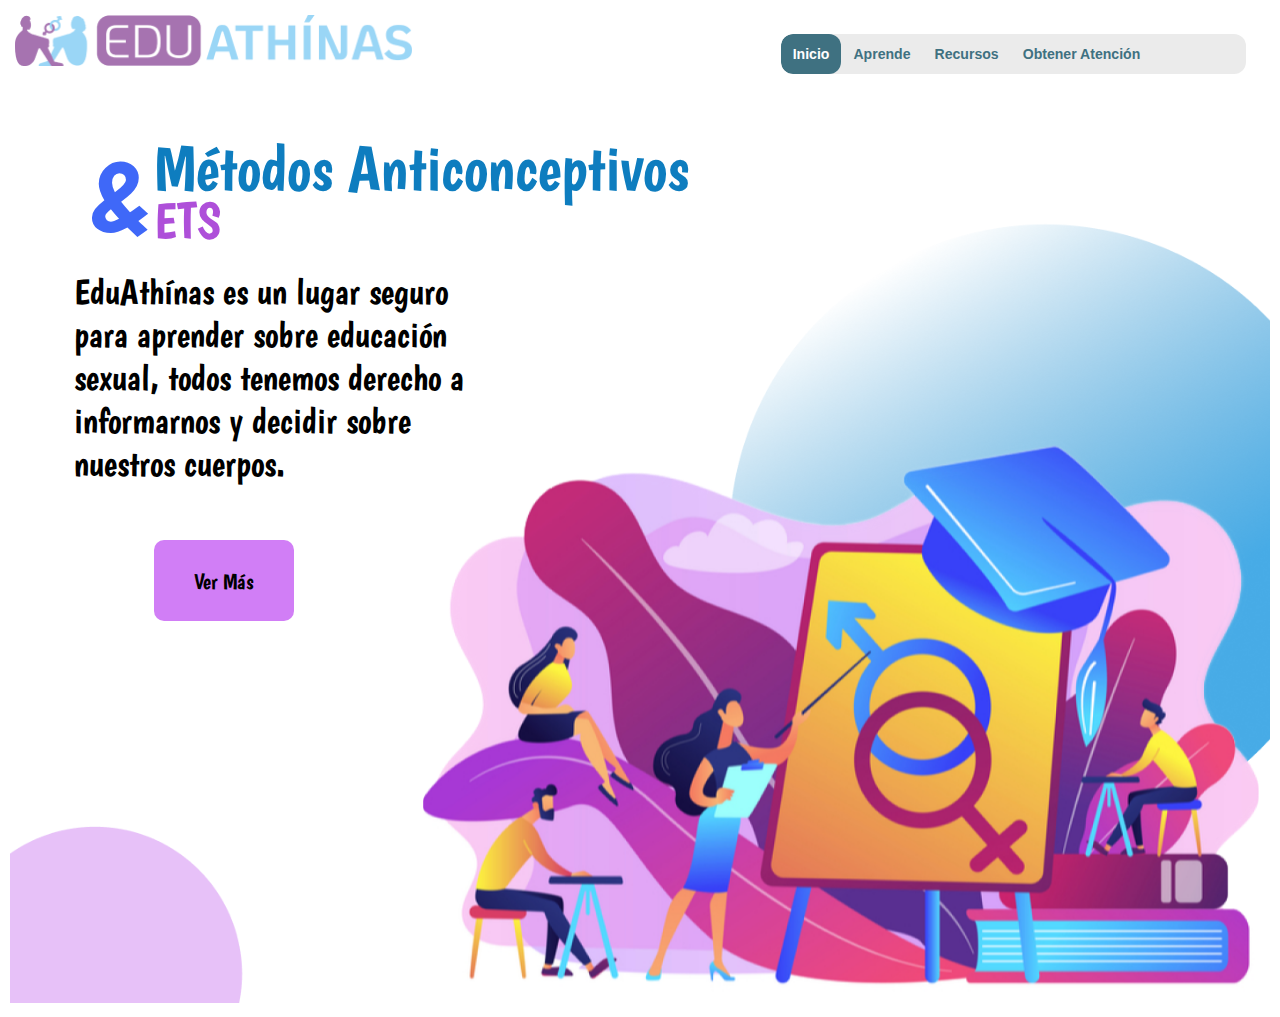
<file: proyecto/index.html>
<!DOCTYPE html>
<html lang="en">
    <!--<script src="//code-eu1.jivosite.com/widget/YVJWc1rfpZ" async></script>-->
    <script>
        function initFreshChat() {
        window.fcWidget.init({
        token: "710ab6d6-3181-458e-95ef-ffd8f422b243",
        host: "https://wchat.freshchat.com"
        });
        }
        function initialize(i,t){
        var e;
        i.getElementById(t) ? initFreshChat() :
        ((e=i.createElement("script")).id=t,
        e.async=!0,e.src="https://wchat.freshchat.com/js/widget.js",
        e.onload=initFreshChat,i.head.appendChild(e))
        }
        function initiateCall() {
        initialize(document,"freshchat-js-sdk")
        }
        window.addEventListener ?
        window.addEventListener("load",initiateCall,!1):
        window.attachEvent("load",initiateCall,!1);
        </script>
    <head>
        <meta charset="UTF-8">
        <!--<meta http-equiv="X-UA-Compatible" content="IE=edge">-->

        <meta name="viewport" content="width=device-width, initial-scale=1.0">

        <title>EduAthínas</title>
        <link rel="stylesheet" href="css/styleindex.css">
        <link rel="stylesheet" href="codigo-base-tutorial-popup-animado-master/estilos.css">
        <link rel="icon" href="img/icono.png">
        <link rel="stylesheet" href="https://fonts.googleapis.com/css?family=Boogaloo">
        <link rel="stylesheet" href="css/font-awesome.min.css">
    </head>
    <body>
        <div class="contenedor">
            <!--=====================================
            CABEZOTE   
            ======================================-->

            <header class="row">
            
                <figure id="logotipo" class="col-lg-4 col-md-5 col-sm-5 col-xs-12">
                    <a href="index.html"><img src="img/logotipo.png" alt="Logo" width="100%"></a>
                </figure>
                <div class="col-lg-3 col-md-2 col-sm-0 col-xs-0">
                    <br>
                </div>
                <div id="btnMovil" class="col-lg-0 col-md-0 col-sm-0 col-xs-12">
                    <span class="fa fa-bars"></span>	
                </div>
                <nav class="col-lg-5 col-md-5 col-sm-7 col-xs-0">
                    <ul>
                        <div class="topnav">
                            <a class="active" href="index.html">Inicio</a>
                            <a href="aprende.html">Aprende</a>
                            <a href="recursos.html">Recursos</a>
                            <a href="atencion.html">Obtener Atención</a>
                        </div>
                    </ul>
        
                </nav>
                
            </header>
            <!--=====================================
                SECCION 1
            ======================================-->
            <div id="slide" class="col-lg-12 col-md-12 col-sm-12 col-xs-12">
                <center><img src="img/Component 1.png" width="100%"></center>
            </div>
            <div id="textoinicio" class="row">            
                Métodos Anticonceptivos
            </div> 
            <div id="textoinicio2"class="row">            
                ETS
            </div> 
            <div id="textoinicio3"class="row">            
                &
            </div> 
            <div id="textoinicio4"class="col-lg-4 col-md-4 col-sm-4 col-xs-10">            
                <p>EduAthínas es un lugar seguro para aprender sobre educación sexual, todos tenemos derecho a informarnos y decidir sobre nuestros cuerpos.</p>
            </div>
            <!--=====================================
                VENTANA EMERGENTE
            ======================================-->
            <article>
                <button id="btn-abrir-popup" class="btn-abrir-popup">Ver Más</button>
            </article>
            <div class="overlay" id="overlay">
                <div class="popup" id="popup">
                    <a href="#" id="btn-cerrar-popup" class="btn-cerrar-popup">x</a>
                    <h3>EduAthínas</h3>
                    <h6>				
                        EduAthínas nació con la finalidad de ser un sitio donde los jóvenes puedan adquirir información sobre ETS y métodos anticonceptivos para mejorar sus bases con respecto al conocimiento de esta área y hacer valer su derecho de acceso a este tipo de información o educación.                     </h6>
                    <h6>				
                        Misión
                        <br>                         				
                        Brindar información correcta a los jóvenes sobre educación sexual para ayudarlos a alcanzar su máximo potencial como adultos consiente del mundo.  
                    </h6>
                    <h6>				
                        Visión   
                        <br>                     
                        Ser la plataforma digital donde los jóvenes decidan informarse sobre educación sexual.
                    </h6>
                </div>
            </div>
        </div>
        <script src="codigo-base-tutorial-popup-animado-master/popup.js"></script>
        <script src="js/botonMovil.js"></script>

    </body>
</html>
</file>
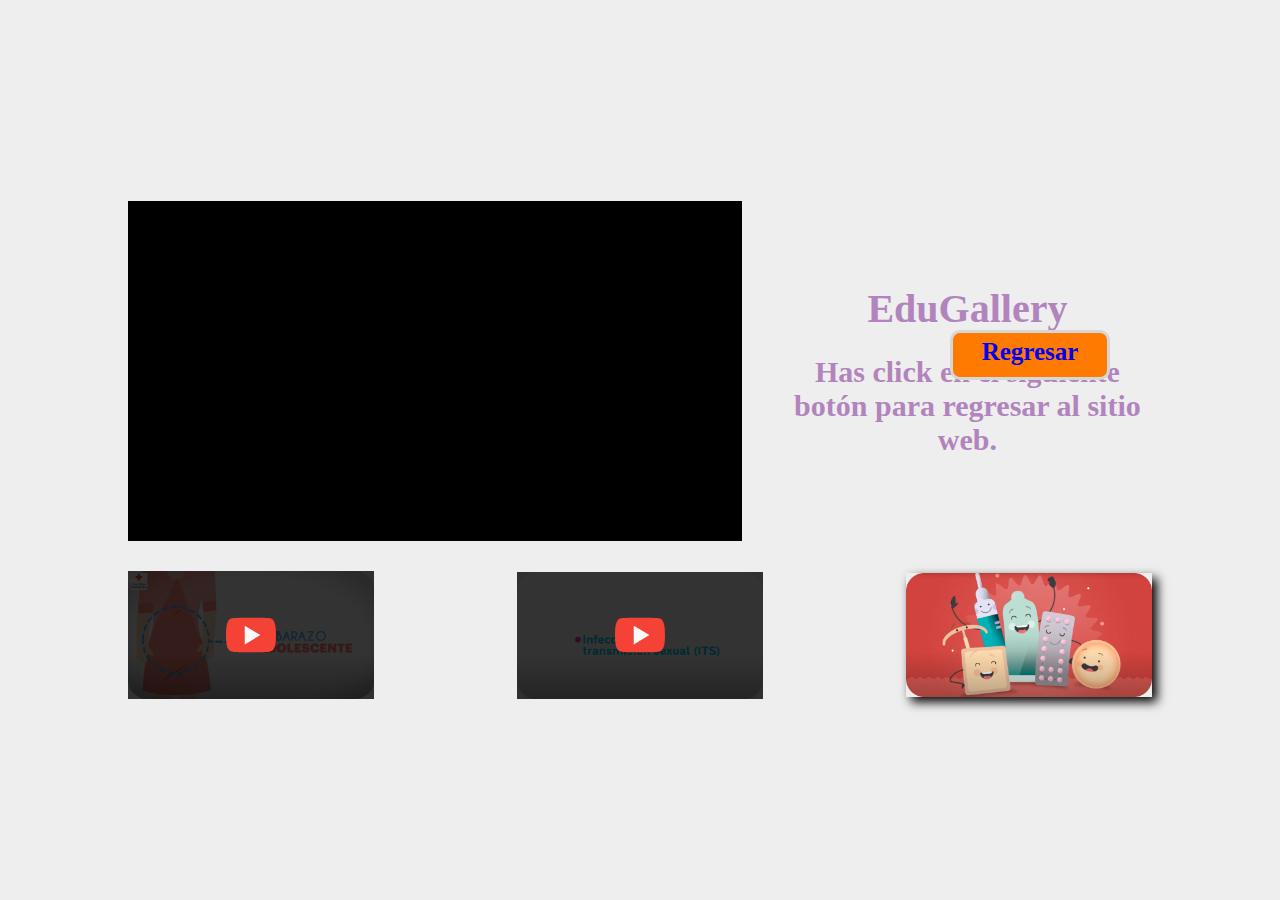
<file: proyecto/youtube_video_gallery-master/index.html>
<!DOCTYPE html>
<html lang="en">

<head>
    <meta charset="UTF-8">
    <meta name="viewport" content="width=device-width, initial-scale=1.0">
    <title>Youtube Video Gallery</title>
    <link rel="stylesheet" href="css/font.css">
    <link rel="stylesheet" href="css/font-awesome.min.css">
    <link rel="stylesheet" href="css/style.css">
    <script src="js/jquery3.1.0.min.js"></script>
</head>

<body>
    <div class="container">
        <div class="row">
            <div class="youtube_video">
                <iframe width="100%" height="100%" id="video_id" src="https://www.youtube.com/embed/NdEKzlIittk"
                    frameborder="0" allow="accelerometer; autoplay; encrypted-media; gyroscope; picture-in-picture"
                    allowfullscreen></iframe>
            </div>
            <div class="details">
                <center><h1>EduGallery</h1></center>
                <br>
                <center><h2>Has click en el siguiente botón para regresar al sitio web.</h2></center>

                <div id="regresar">
                    <a href="../recursos.html">Regresar</a>
                </div>
            </div>
        </div>
        <div class="gallery">
            <div class="item">
                <img src="images/3.png" data-id="H1npgZ3W5gs">
                <div class="youtube_icon">
                    <img src="images/youtube.svg">
                </div>
            </div>
            <div class="item">
                <img src="images/2.png" data-id="UW46KEGP6v8">
                <div class="youtube_icon">
                    <img src="images/youtube.svg">
                </div>
            </div>
            <div class="item">
                <img src="images/1.png" data-id="NdEKzlIittk">
                <div class="youtube_icon active">
                    <img src="images/youtube.svg">
                </div>
            </div>
        </div>
    </div>
    <script>
        $(document).ready(function () {
            $(".item").click(function () {
                let youtube_id = $(this).children("img").attr("data-id");
                $(this).children(".youtube_icon")
                    .addClass("active").parent()
                    .siblings()
                    .children(".youtube_icon")
                    .removeClass("active")

                let newUrl = `https://www.youtube.com/embed/${youtube_id}`;
                $("#video_id").attr("src", newUrl);

            })
            //due to slow connection video is playing slow
            // you can call your playlist using youtube api
        })
    </script>
</body>

</html>
</file>
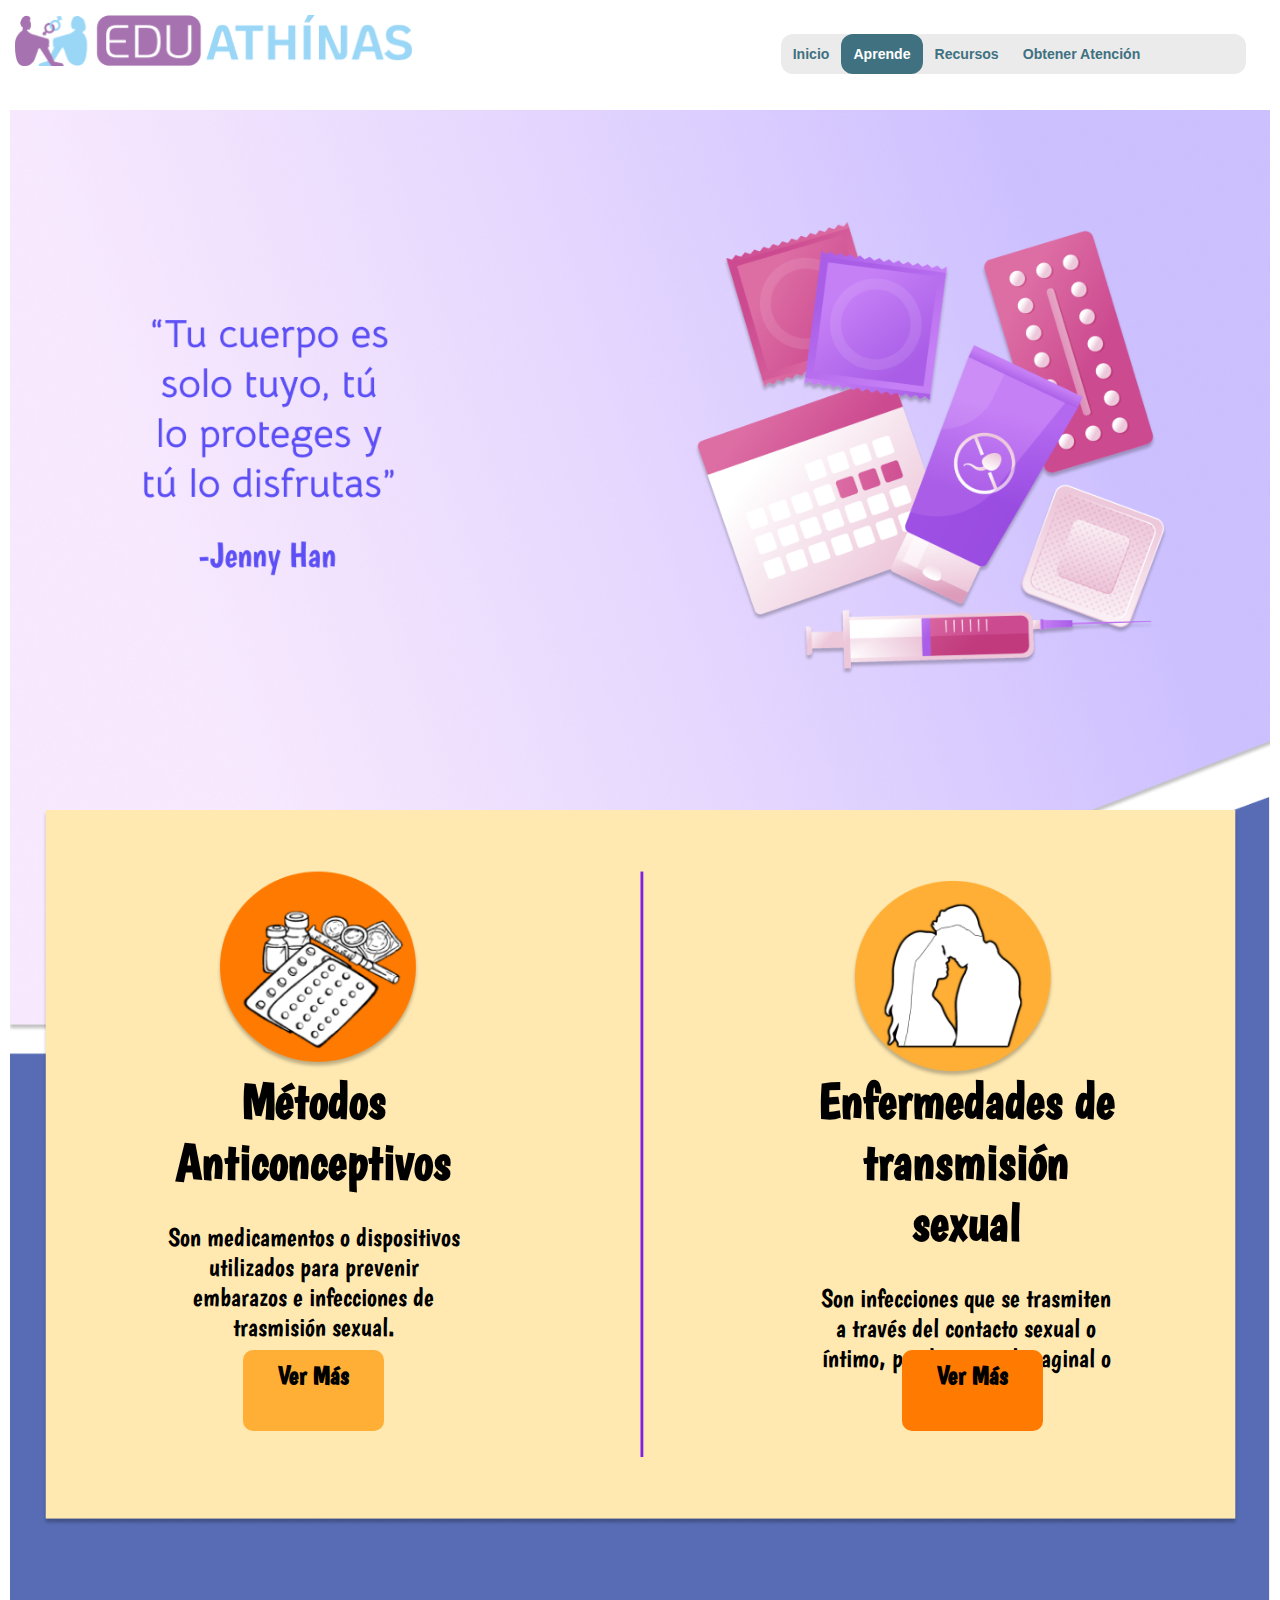
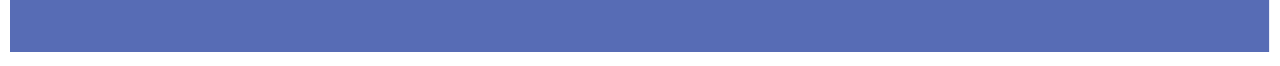
<file: proyecto/aprende.html>
<!DOCTYPE html>
<html lang="en">
    <script>
        function initFreshChat() {
        window.fcWidget.init({
        token: "710ab6d6-3181-458e-95ef-ffd8f422b243",
        host: "https://wchat.freshchat.com"
        });
        }
        function initialize(i,t){
        var e;
        i.getElementById(t) ? initFreshChat() :
        ((e=i.createElement("script")).id=t,
        e.async=!0,e.src="https://wchat.freshchat.com/js/widget.js",
        e.onload=initFreshChat,i.head.appendChild(e))
        }
        function initiateCall() {
        initialize(document,"freshchat-js-sdk")
        }
        window.addEventListener ?
        window.addEventListener("load",initiateCall,!1):
        window.attachEvent("load",initiateCall,!1);
        </script>
<!--<script src="//code-eu1.jivosite.com/widget/YVJWc1rfpZ" async></script>-->
    <head>
        <meta charset="UTF-8">
        <!--<meta http-equiv="X-UA-Compatible" content="IE=edge">-->

        <meta name="viewport" content="width=device-width, initial-scale=1.0">

        <title>EduAthínas</title>
        <link rel="stylesheet" href="css/styleaprende.css">
        <link rel="icon" href="img/icono.png">
        <link rel="stylesheet" href="css/font-awesome.min.css">
        <link rel="stylesheet" href="https://fonts.googleapis.com/css?family=Boogaloo">
    </head>
    <body>
        <div class="contenedor">
            <!--=====================================
            CABEZOTE   
            ======================================-->

            <header class="row">
            
                <figure id="logotipo" class="col-lg-4 col-md-5 col-sm-5 col-xs-12">
                    <a href="index.html"><img src="img/logotipo.png" alt="Logo" width="100%"></a>
                </figure>
                <div class="col-lg-3 col-md-2 col-sm-1 col-xs-0">
                    <br>
                </div>
                <div id="btnMovil" class="col-lg-0 col-md-0 col-sm-0 col-xs-12">
                    <span class="fa fa-bars"></span>	
                </div>
                <nav class="col-lg-5 col-md-5 col-sm-6 col-xs-0">
                    
                    <ul>
                        <div class="topnav">
                            <a href="index.html">Inicio</a>
                            <a class="active" href="aprende.html">Aprende</a>
                            <a href="recursos.html">Recursos</a>
                            <a href="atencion.html">Obtener Atención</a>
                        </div>
                    </ul>
        
                </nav>
                
            </header>
            <!--=====================================
                SECCION 1
            ======================================-->
            <div id="slide2" class="col-lg-12 col-md-12 col-sm-12 col-xs-12">
                <center><img src="img/Component 2.png" width="100%"></center>
            </div>
            <section>
                <div id="slide3" class="col-lg-12 col-md-12 col-sm-12 col-xs-12">
                    <center><img src="img/Component 3.png " width="95%"></center>
                </div>
                <div id="textoaprende"class="col-lg-4 col-md-12 col-sm-12 col-xs-6">
                    <center>
                        <h1>Métodos Anticonceptivos</h1>
                        <br>
                        <p>Son medicamentos o dispositivos utilizados para prevenir embarazos e infecciones de trasmisión sexual.</p>
                    </center> 
                </div> 
                <div id="textoaprende2" class="col-lg-4 col-md-12 col-sm-12 col-xs-6">
                    <center>
                        <h1>Enfermedades de transmisión sexual</h1>
                        <br>
                        <p>Son infecciones que se trasmiten a través del contacto sexual o íntimo, puede ser oral, vaginal o anal.</p>
                    </center> 
                </div>
            </section>
            <div id="vermas2" class ="col-lg-3 col-md-4 col-sm-4 col-xs-3">
                <a href="metodos.html">Ver Más</a>
            </div>
            <div id="vermas3" class ="col-lg-3 col-md-4 col-sm-4 col-xs-3">
                <a href="enfermedades.html">Ver Más</a>
            </div>
    
        </div>
        <script src="js/botonMovil.js"></script>
    </body>
</html>
</file>
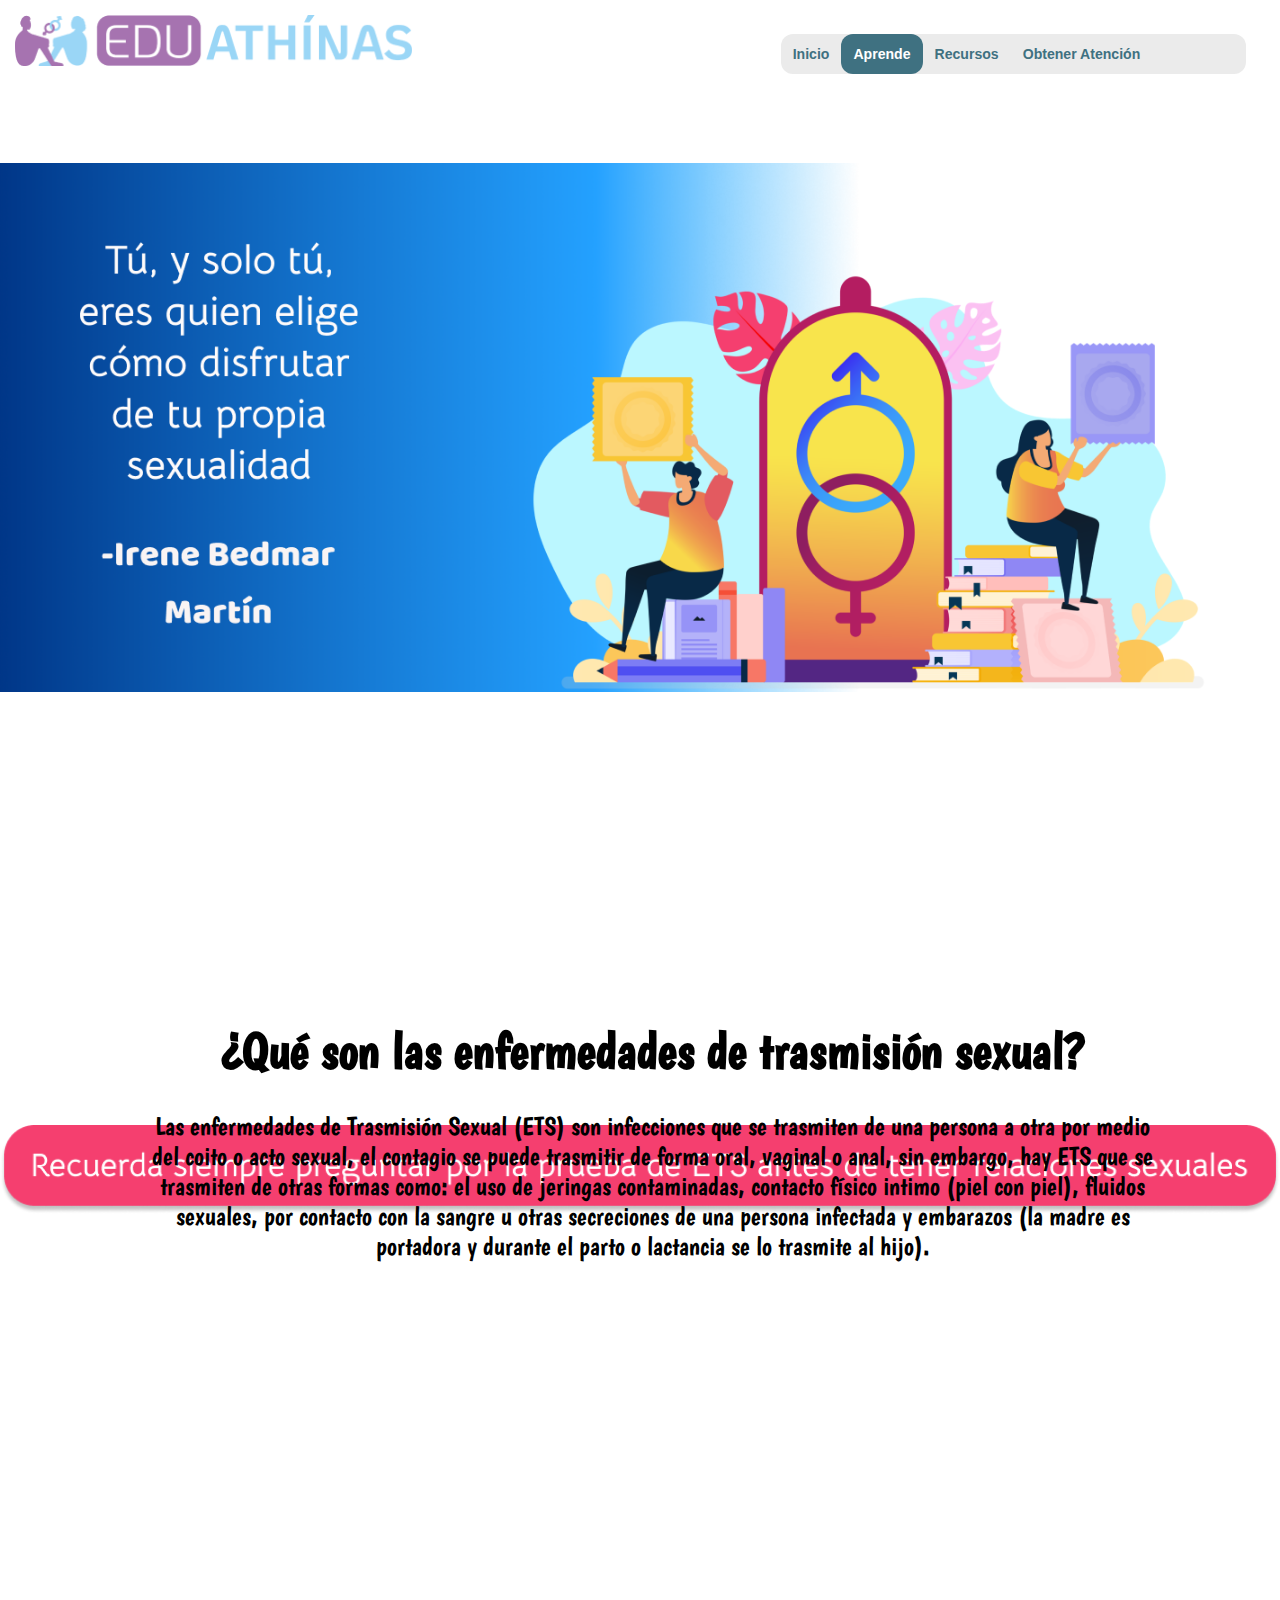
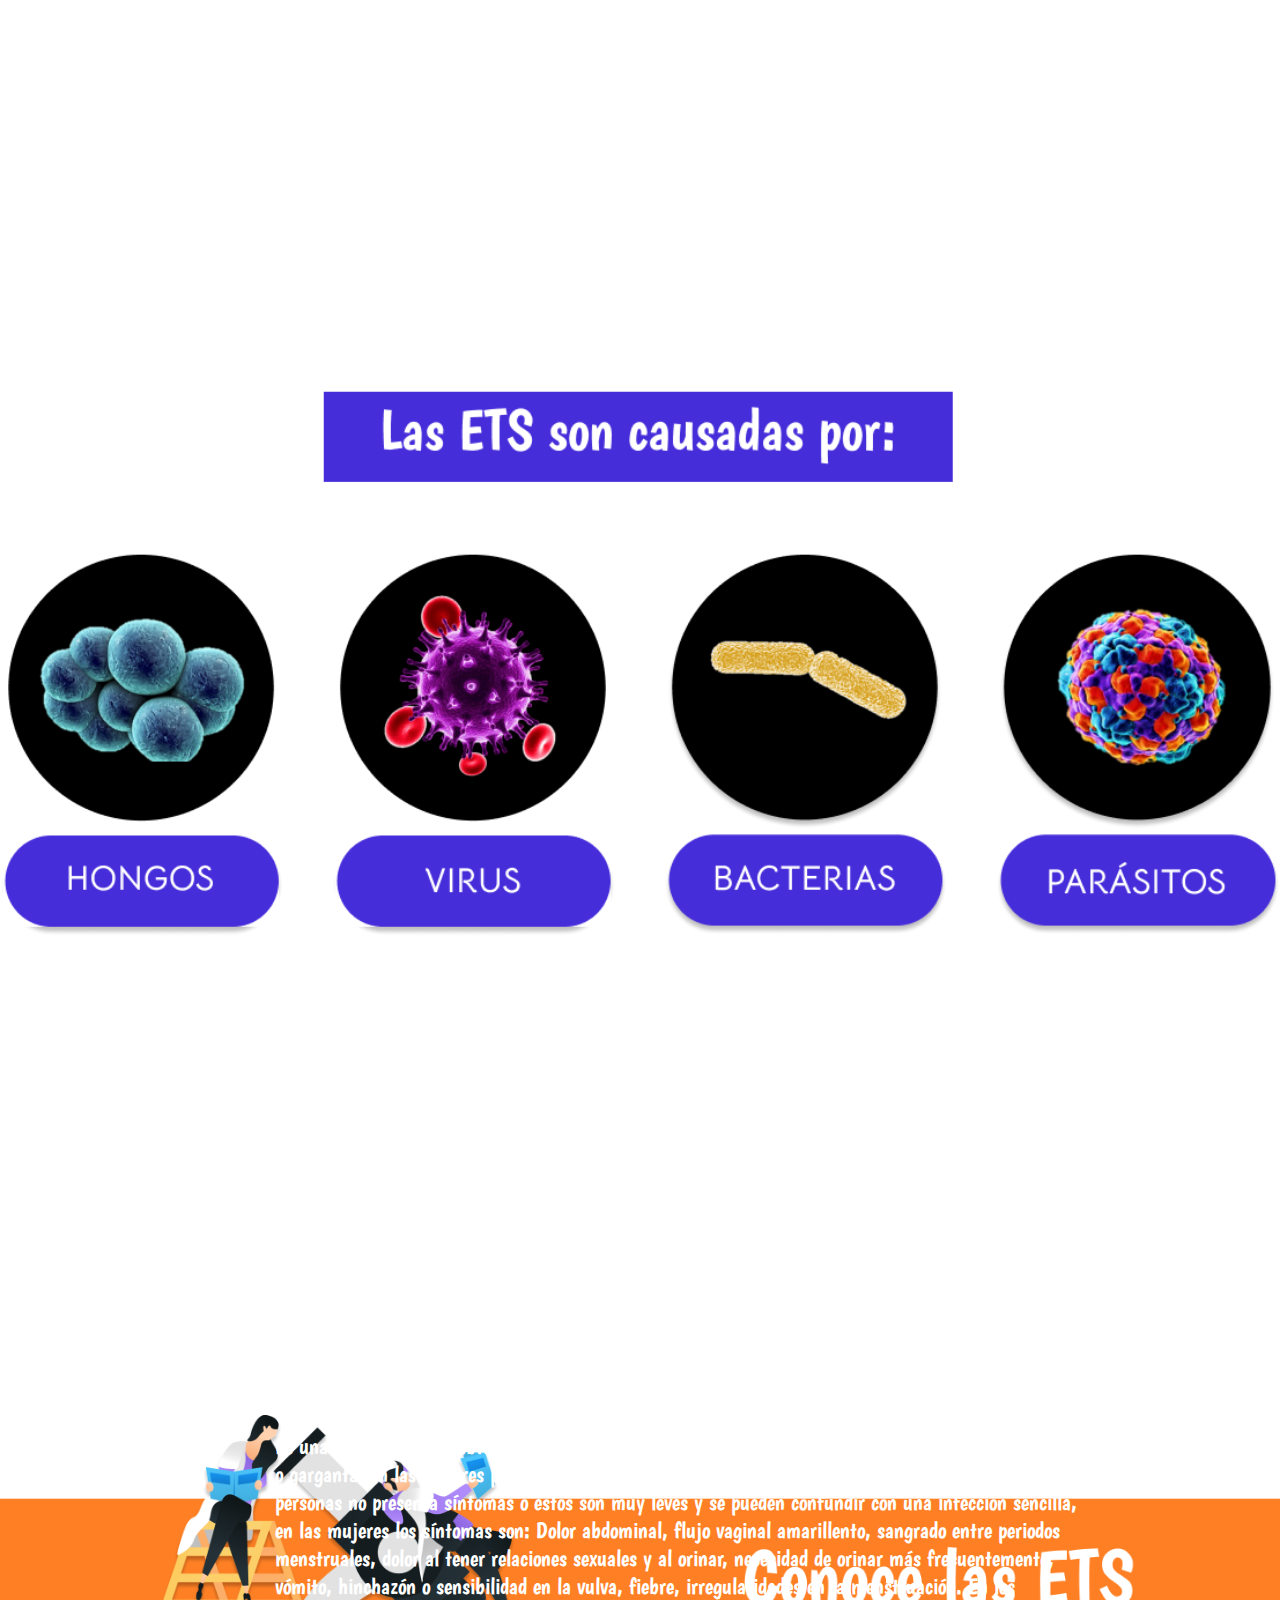
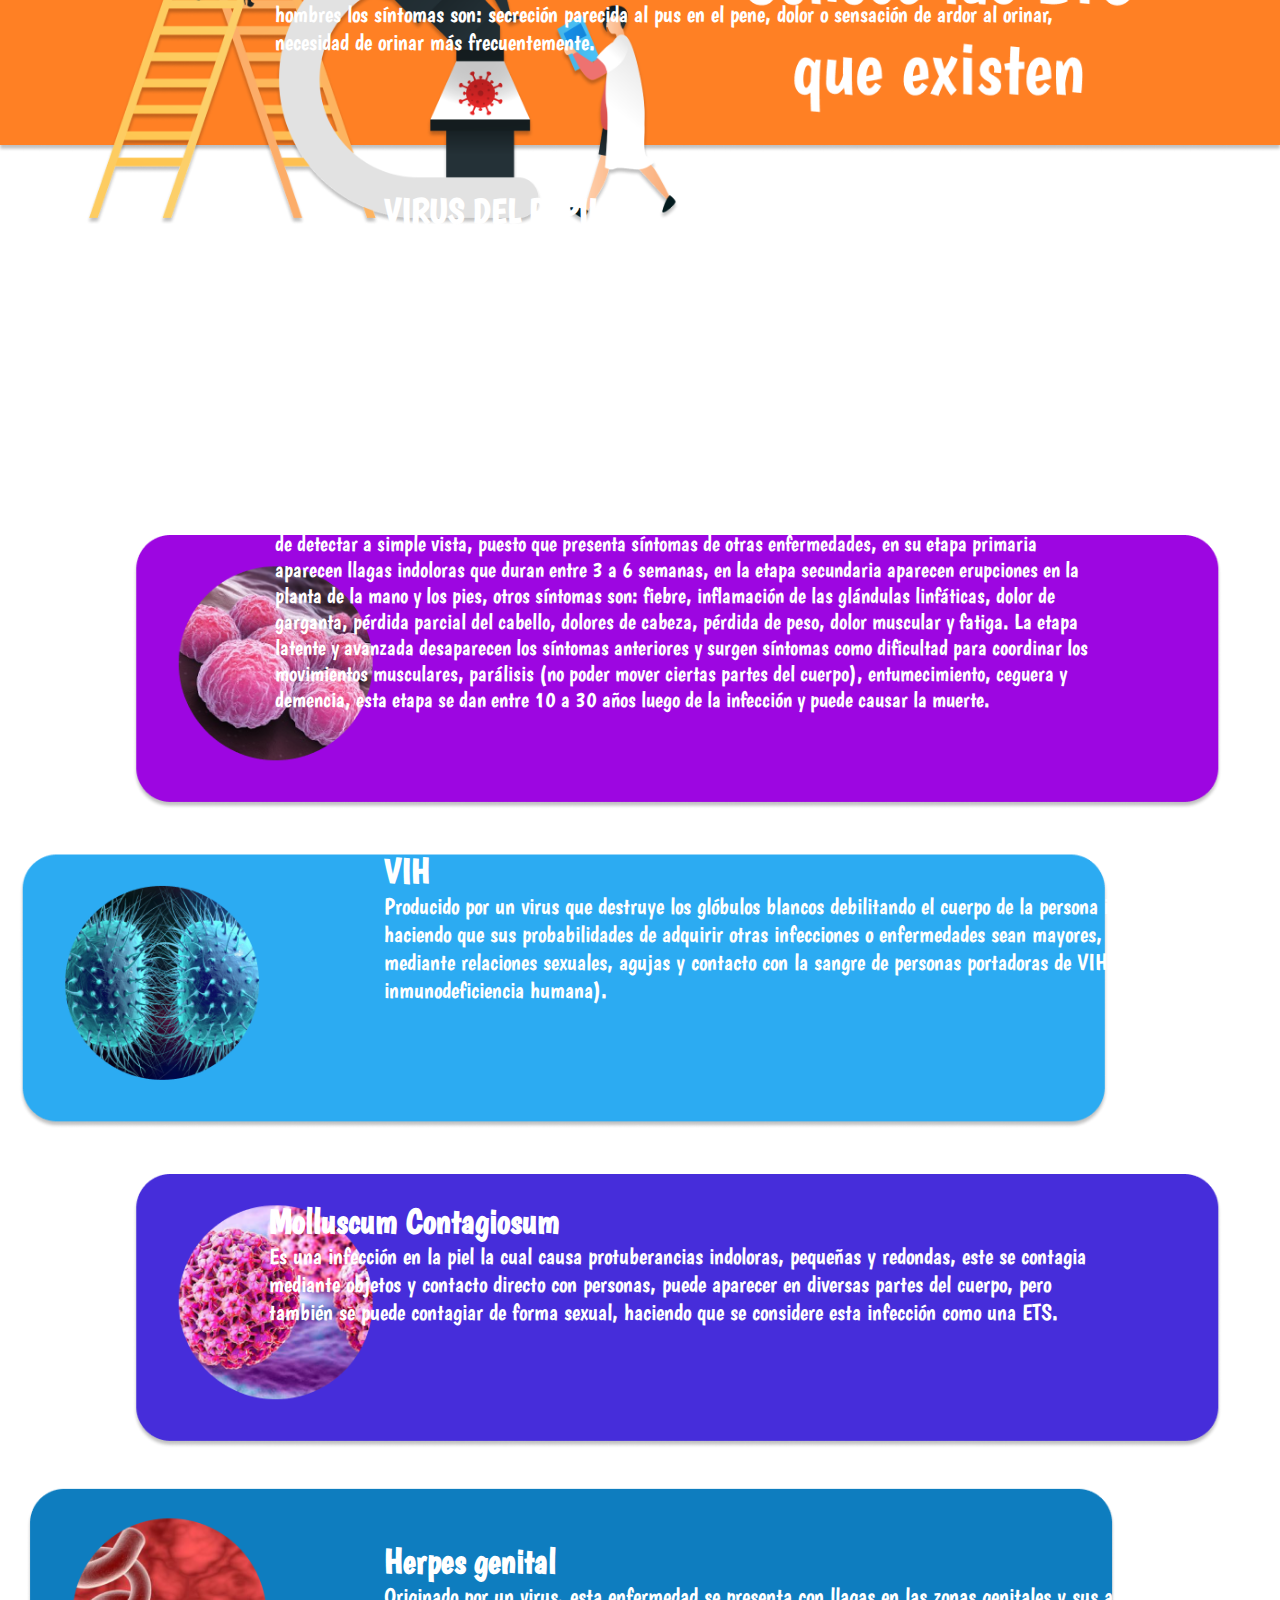
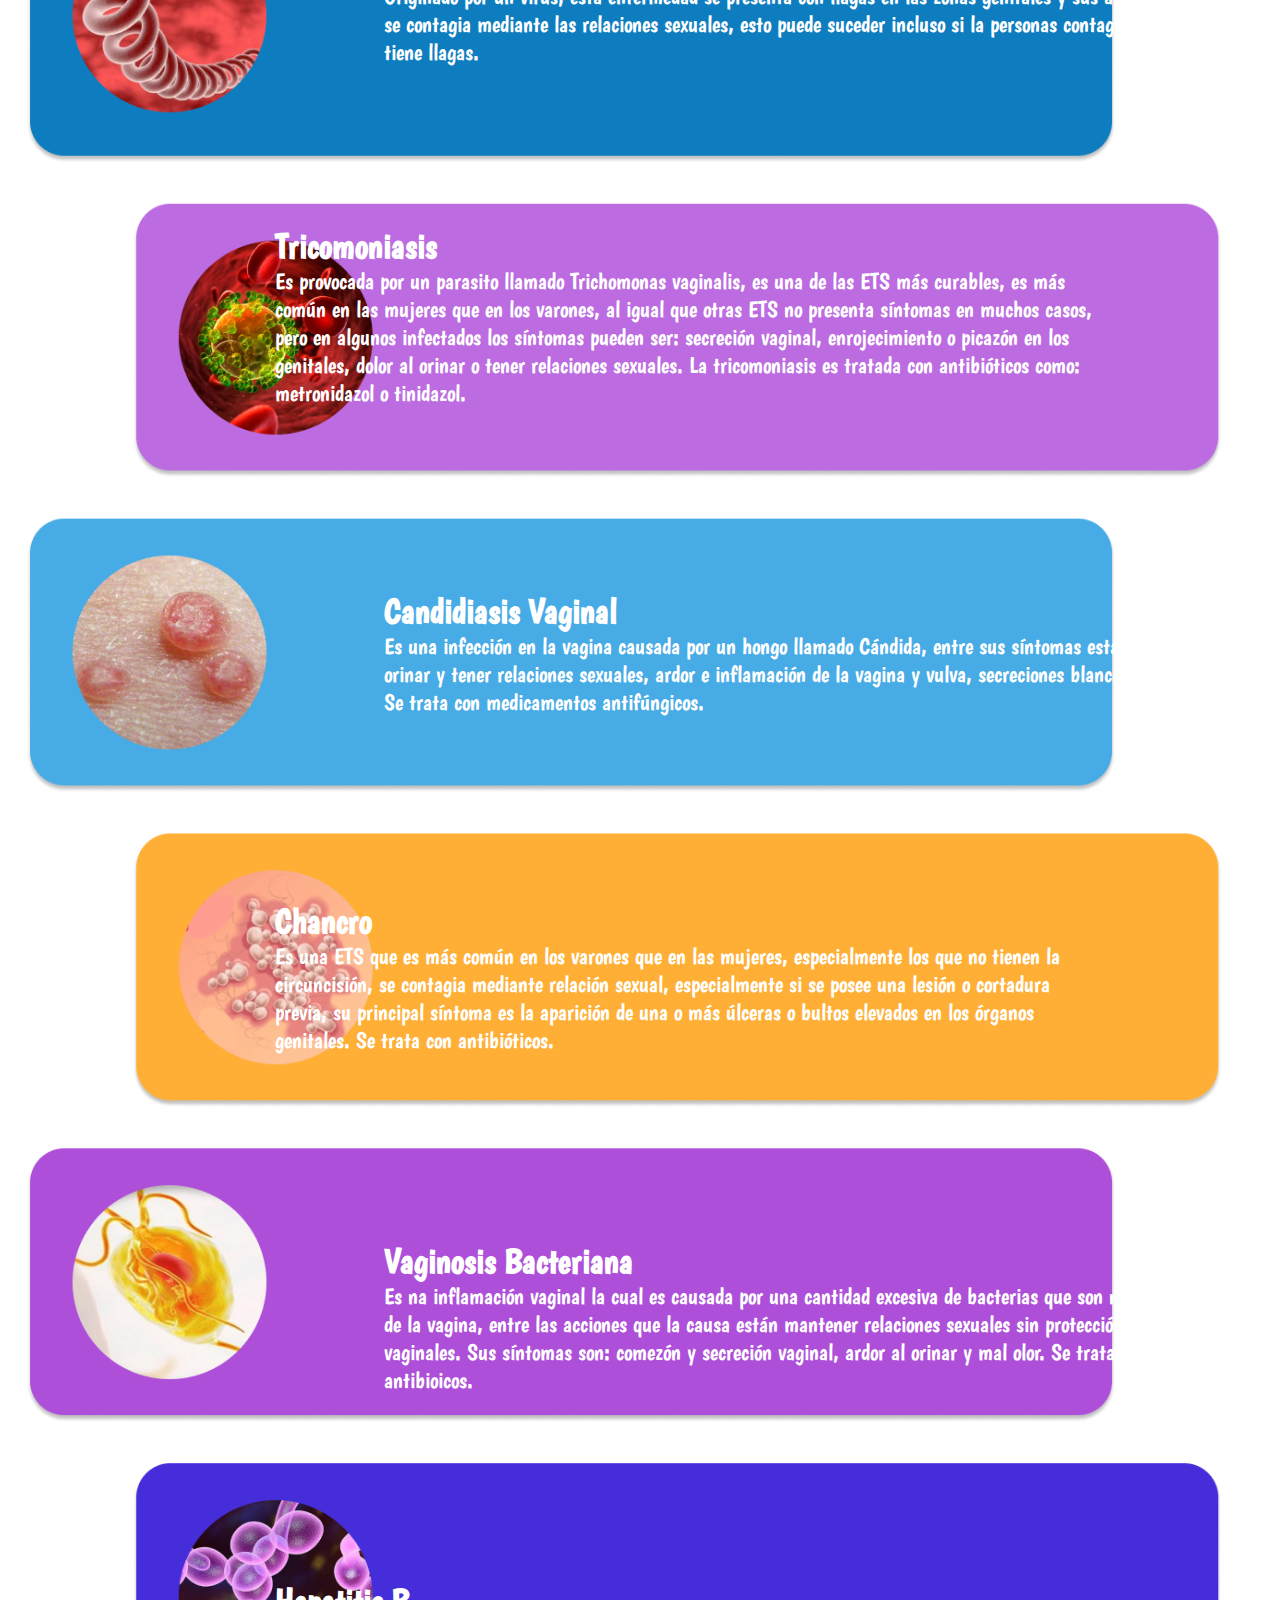
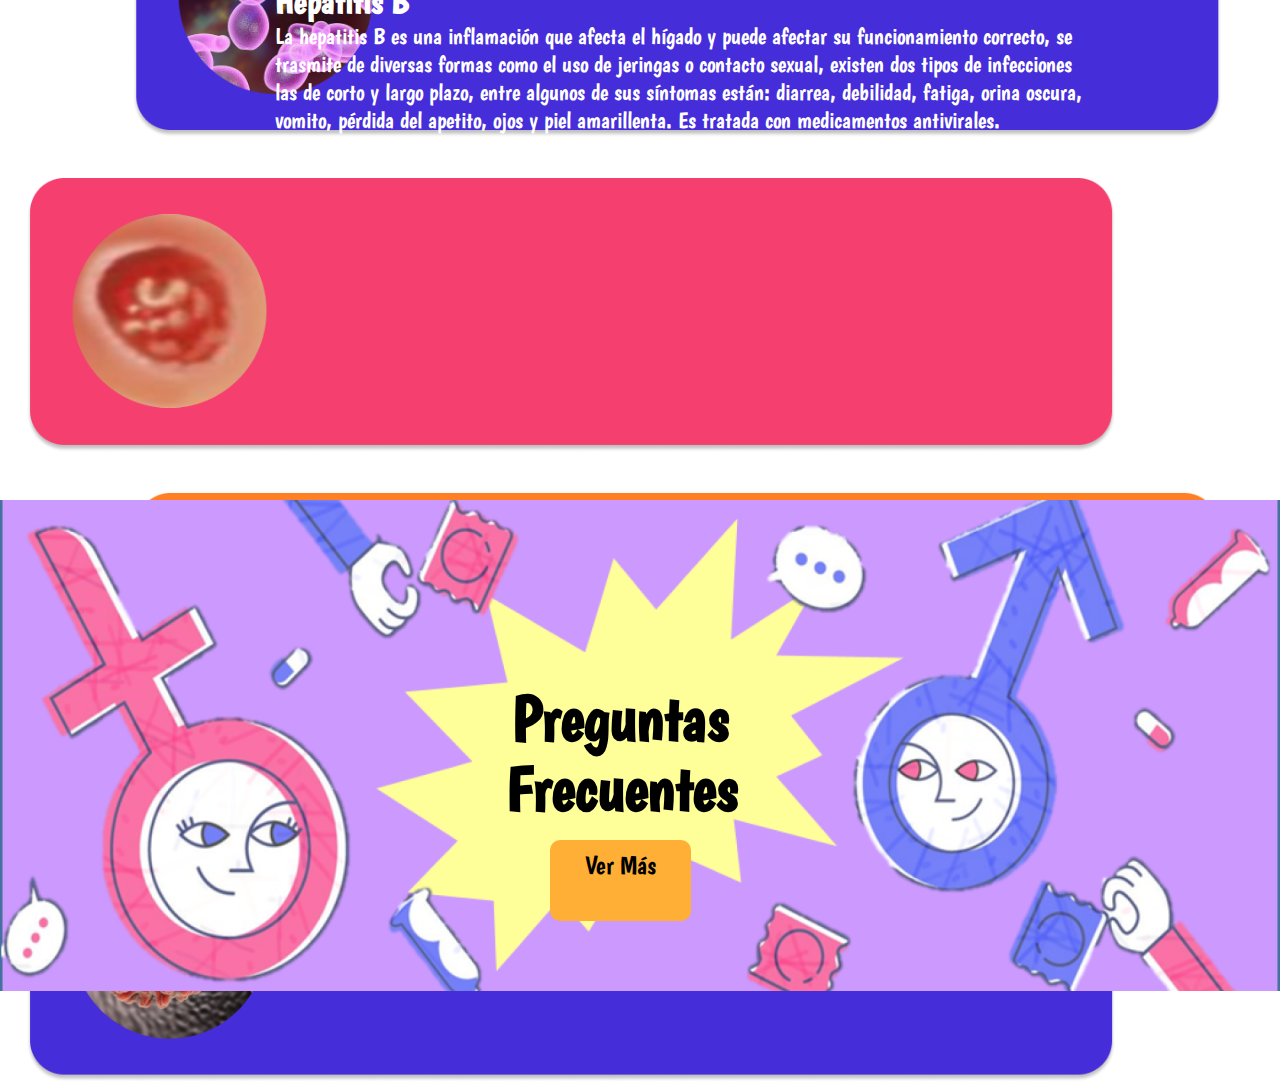
<file: proyecto/enfermedades.html>
<!DOCTYPE html>
<html lang="en">
    <!--<script src="//code-eu1.jivosite.com/widget/YVJWc1rfpZ" async></script>-->
    <script>
        function initFreshChat() {
        window.fcWidget.init({
        token: "710ab6d6-3181-458e-95ef-ffd8f422b243",
        host: "https://wchat.freshchat.com"
        });
        }
        function initialize(i,t){
        var e;
        i.getElementById(t) ? initFreshChat() :
        ((e=i.createElement("script")).id=t,
        e.async=!0,e.src="https://wchat.freshchat.com/js/widget.js",
        e.onload=initFreshChat,i.head.appendChild(e))
        }
        function initiateCall() {
        initialize(document,"freshchat-js-sdk")
        }
        window.addEventListener ?
        window.addEventListener("load",initiateCall,!1):
        window.attachEvent("load",initiateCall,!1);
        </script>
    <head>
        <meta charset="UTF-8">
        <!--<meta http-equiv="X-UA-Compatible" content="IE=edge">-->

        <meta name="viewport" content="width=device-width, initial-scale=1.0">

        <title>EduAthínas</title>
        <link rel="stylesheet" href="css/styleenfermedades.css">
        <link rel="icon" href="img/icono.png">
        <link rel="stylesheet" href="css/font-awesome.min.css">
        <link rel="stylesheet" href="https://fonts.googleapis.com/css?family=Boogaloo">
    </head>
    <body>
        <div class="contenedor">
            <!--=====================================
            CABEZOTE   
            ======================================-->

            <header class="row">
            
                <figure id="logotipo" class="col-lg-4 col-md-5 col-sm-5 col-xs-12">
                    <a href="index.html"><img src="img/logotipo.png" alt="Logo" width="100%"></a>
                </figure>
                <div class="col-lg-3 col-md-2 col-sm-1 col-xs-0">
                    <br>
                </div>
                <div id="btnMovil" class="col-lg-0 col-md-0 col-sm-0 col-xs-12">
                    <span class="fa fa-bars"></span>	
                </div>
                <nav class="col-lg-5 col-md-5 col-sm-6 col-xs-0">
                    
                    <ul>
                        <div class="topnav">
                            <a href="index.html">Inicio</a>
                            <a class="active" href="aprende.html">Aprende</a>
                            <a href="recursos.html">Recursos</a>
                            <a href="atencion.html">Obtener Atención</a>
                        </div>
                    </ul>
        
                </nav>
                
            </header>
            <!--=====================================
                SECCION 1
            ======================================-->
            <div id="slide8" class="row">
                <img src="img/Component 8.png" width="100%">

            </div>
            <div id="slide9" class="row">
    
                <img src="img/Component 9.png" width="100%">

            </div>
            <div id="textoenfermedades"class="row">
                <center>
                    <h1>¿Qué son las enfermedades de trasmisión sexual?</h1>
                    <br>
                    <p>Las enfermedades de Trasmisión Sexual (ETS) son infecciones que se trasmiten de una persona a otra por medio del coito o acto sexual, el contagio se puede trasmitir de forma oral, vaginal o anal, sin embargo, hay ETS que se trasmiten de otras formas como: el uso de jeringas contaminadas, contacto físico intimo (piel con piel), fluidos sexuales, por contacto con la sangre u otras secreciones de una persona infectada y embarazos (la madre es portadora y durante el parto o lactancia se lo trasmite al hijo).  </p>
                </center> 
            </div> 

            <div id="slide10" class="row">
                <img src="img/Component 10.png" width="100%">
                
            </div>
            <div id="slide11" class="row">
                <img src="img/Component 11.png" width="100%">
            </div>
            <div id="slide12" class="row">
                <img src="img/Component 12.png" width="94%">
            </div>
            
            <div id="textoets">
                <h2>CLAMIDIA</h2>
                <p>Es causada por una bacteria, en las mujeres infecta el cuello del útero, el recto o la garganta. Mientras que en los hombres la clamidia puede afectar la uretra (el interior del pene), el recto o la garganta. La clamidia por lo general no presenta síntomas lo cual hace que su contagio se propague más rápido, sin embargo, semanas después pueden aparecer ciertos síntomas en las mujeres como: Flujo vaginal anormal, que puede tener un fuerte olor, sensación de ardor al orinar, dolor durante las relaciones sexuales. En los hombres los síntomas son: Secreción del pene, sensación de ardor al orinar, ardor o picazón alrededor de la abertura del pene, dolor e inflamación en uno o ambos testículos, aunque esto es menos común.</p>
            </div>
            <div id="textoets2">
                <h2>GONORREA</h2>
                <p>Es una bacteria que se obtiene por el contacto sexual a través de ojos, boca, uretra, vagina, ano, pene o garganta, en las mujeres puede afectar el aparato reproductor. Al igual que la clamidia en muchas personas no presenta síntomas o estos son muy leves y se pueden confundir con una infección sencilla, en las mujeres los síntomas son: Dolor abdominal, flujo vaginal amarillento, sangrado entre periodos menstruales, dolor al tener relaciones sexuales y al orinar, necesidad de orinar más frecuentemente, vómito, hinchazón o sensibilidad en la vulva, fiebre, irregularidades en la menstruación. En los hombres los síntomas son: secreción parecida al pus en el pene, dolor o sensación de ardor al orinar, necesidad de orinar más frecuentemente.</p>
            </div>
            <div id="textoets3">
                <h2>VIRUS DEL PAPILOMA</h2>
                <p>Existen muchos tipos de este virus que causa verrugas en el cuerpo, donde 40 de ellos afectan los órganos sexuales, existen dos categorías para el papiloma humano de trasmisión sexual: bajo riesgo que causa verrugas en el ano, la vagina, el pene, la boca y los de altos riesgos que en muchos casos no presentan verrugas y pueden evolucionar hasta causar cáncer.</p>
            </div>
            <div id="textoets4">
                <h2>SÍFILIS</h2>
                <p>Esta ETS se divide en 4 fases: primaria, secundaria, latente y avanzada, esta enfermedad es un poco difícil de detectar a simple vista, puesto que presenta síntomas de otras enfermedades, en su etapa primaria aparecen llagas indoloras que duran entre 3 a 6 semanas, en la etapa secundaria aparecen erupciones en la planta de la mano y los pies, otros síntomas son: fiebre, inflamación de las glándulas linfáticas, dolor de garganta, pérdida parcial del cabello, dolores de cabeza, pérdida de peso, dolor muscular y fatiga. La etapa latente y avanzada desaparecen los síntomas anteriores y surgen síntomas como dificultad para coordinar los movimientos musculares, parálisis (no poder mover ciertas partes del cuerpo), entumecimiento, ceguera y demencia, esta etapa se dan entre 10 a 30 años luego de la infección y puede causar la muerte.</p>
            </div>
            <div id="textoets5">
                <h2>VIH</h2>
                <p>Producido por un virus que destruye los glóbulos blancos debilitando el cuerpo de la persona
                    infectada, haciendo que sus probabilidades de adquirir otras infecciones o enfermedades sean mayores,
                    se trasmite mediante relaciones sexuales, agujas y contacto con la sangre de personas portadoras de VIH
                    (virus de inmunodeficiencia humana).</p>
                </div>
            <div id="textoets6">
                <h2>Molluscum Contagiosum</h2>
                <p>Es una infección en la piel la cual causa protuberancias indoloras, pequeñas y
                    redondas, este se contagia mediante objetos y contacto directo con personas, puede aparecer en diversas
                    partes del cuerpo, pero también se puede contagiar de forma sexual, haciendo que se considere esta
                    infección como una ETS. </p>
                </div>
            <div id="textoets7">
                <h2>Herpes genital</h2>
                <p>Originado por un virus, esta enfermedad se presenta con llagas en las zonas genitales y
                    sus alrededores, se contagia mediante las relaciones sexuales, esto puede suceder incluso si la personas
                    contagiada no tiene llagas.</p>
                </div>
            <div id="textoets8">
                <h2>Tricomoniasis</h2>
                <p>Es provocada por un parasito llamado Trichomonas vaginalis, es una de las ETS más
                    curables, es más común en las mujeres que en los varones, al igual que otras ETS no presenta síntomas
                    en muchos casos, pero en algunos infectados los síntomas pueden ser: secreción vaginal, enrojecimiento
                    o picazón en los genitales, dolor al orinar o tener relaciones sexuales. La tricomoniasis es tratada con
                    antibióticos como: metronidazol o tinidazol.</p>
                </div>
            <div id="textoets9">
                <h2>Candidiasis Vaginal</h2>
                <p>Es una infección en la vagina causada por un hongo llamado Cándida, entre sus
                    síntomas están: dolor al orinar y tener relaciones sexuales, ardor e inflamación de la vagina y vulva,
                    secreciones blancas sin olor. Se trata con medicamentos antifúngicos.</p>
                </div>
            <div id="textoets10">
                <h2>Chancro</h2>
                <p>Es una ETS que es más común en los varones que en las mujeres, especialmente los que no
                    tienen la circuncisión, se contagia mediante relación sexual, especialmente si se posee una lesión o
                    cortadura previa, su principal síntoma es la aparición de una o más úlceras o bultos elevados en los
                    órganos genitales. Se trata con antibióticos.</p>
                </div>
            <div id="textoets11">
                <h2>Vaginosis Bacteriana</h2>
                <p>Es na inflamación vaginal la cual es causada por una cantidad excesiva de
                    bacterias que son naturales de la vagina, entre las acciones que la causa están mantener relaciones
                    sexuales sin protección y duchas vaginales. Sus síntomas son: comezón y secreción vaginal, ardor al
                    orinar y mal olor. Se trata con antibioicos.</p>
                </div>
            <div id="textoets12">
                <h2>Hepatitis B</h2>
                <p>La hepatitis B es una inflamación que afecta el hígado y puede afectar su funcionamiento
                    correcto, se trasmite de diversas formas como el uso de jeringas o contacto sexual, existen dos tipos de
                    infecciones las de corto y largo plazo, entre algunos de sus síntomas están: diarrea, debilidad, fatiga,
                    orina oscura, vomito, pérdida del apetito, ojos y piel amarillenta. Es tratada con medicamentos
                    antivirales.</p>
            </div>
            <div id="slide26" >
                <img src="img/Component 26.png" width="100%">
            </div>
            <h1 id="preguntas">Preguntas</h1>
            <h1 id="frecuentes">Frecuentes</h1>
            <div id="vermas5">
                <a href="frecuentes.html">Ver Más</a>
            </div>
        </div>
        <script src="js/botonMovil.js"></script>
    </body>
</html>
</file>
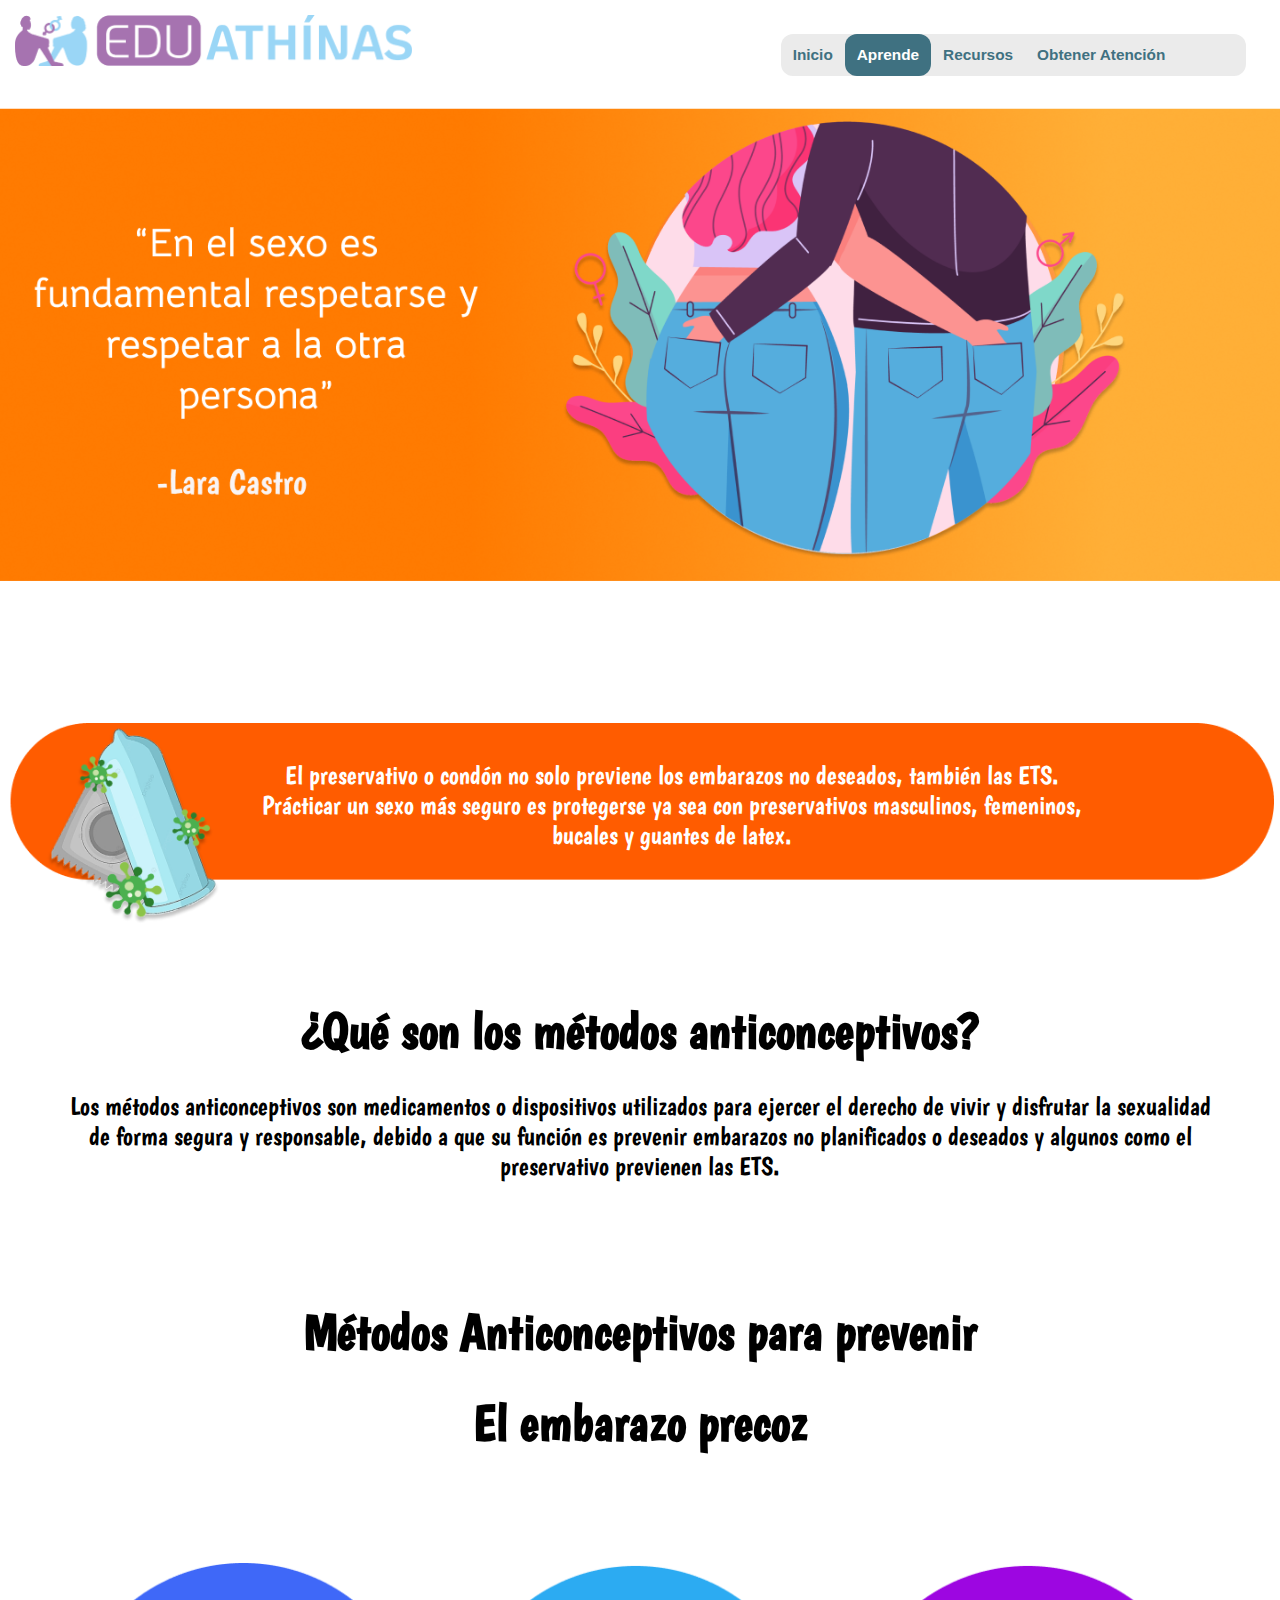
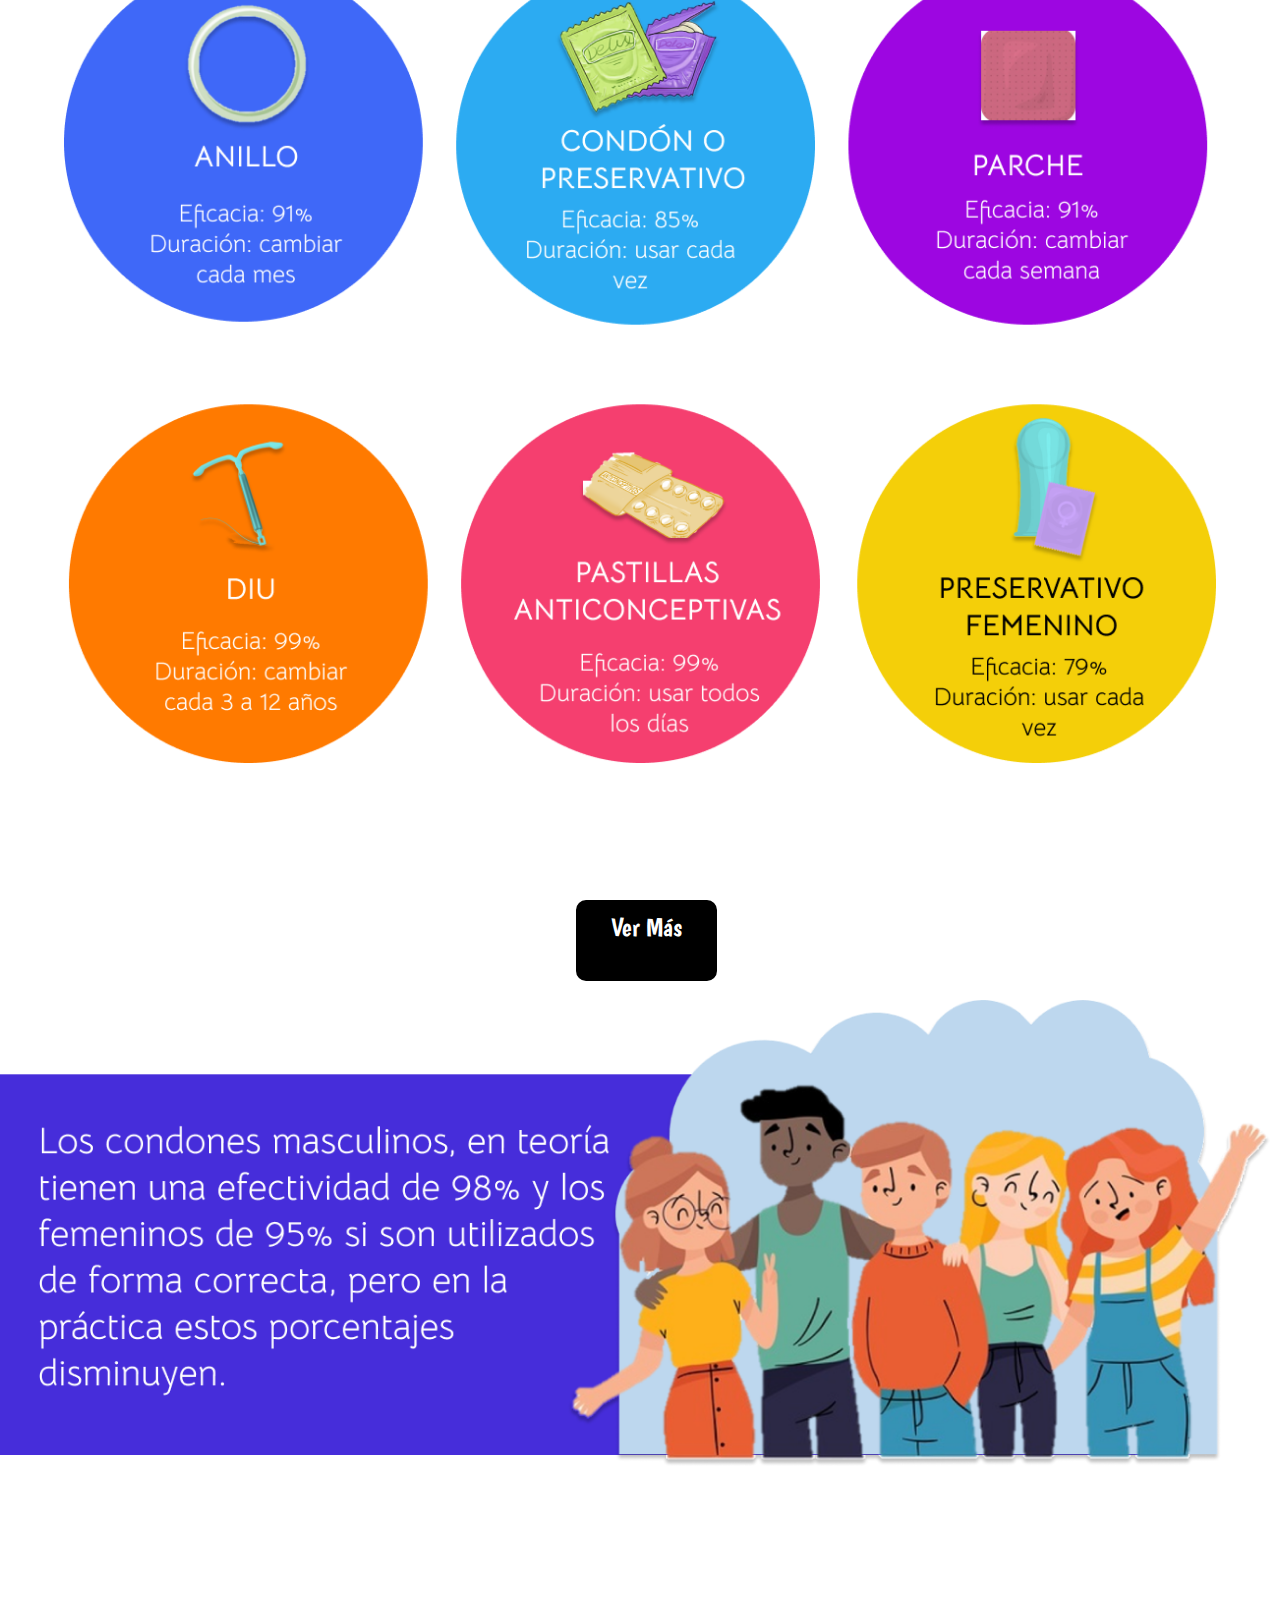
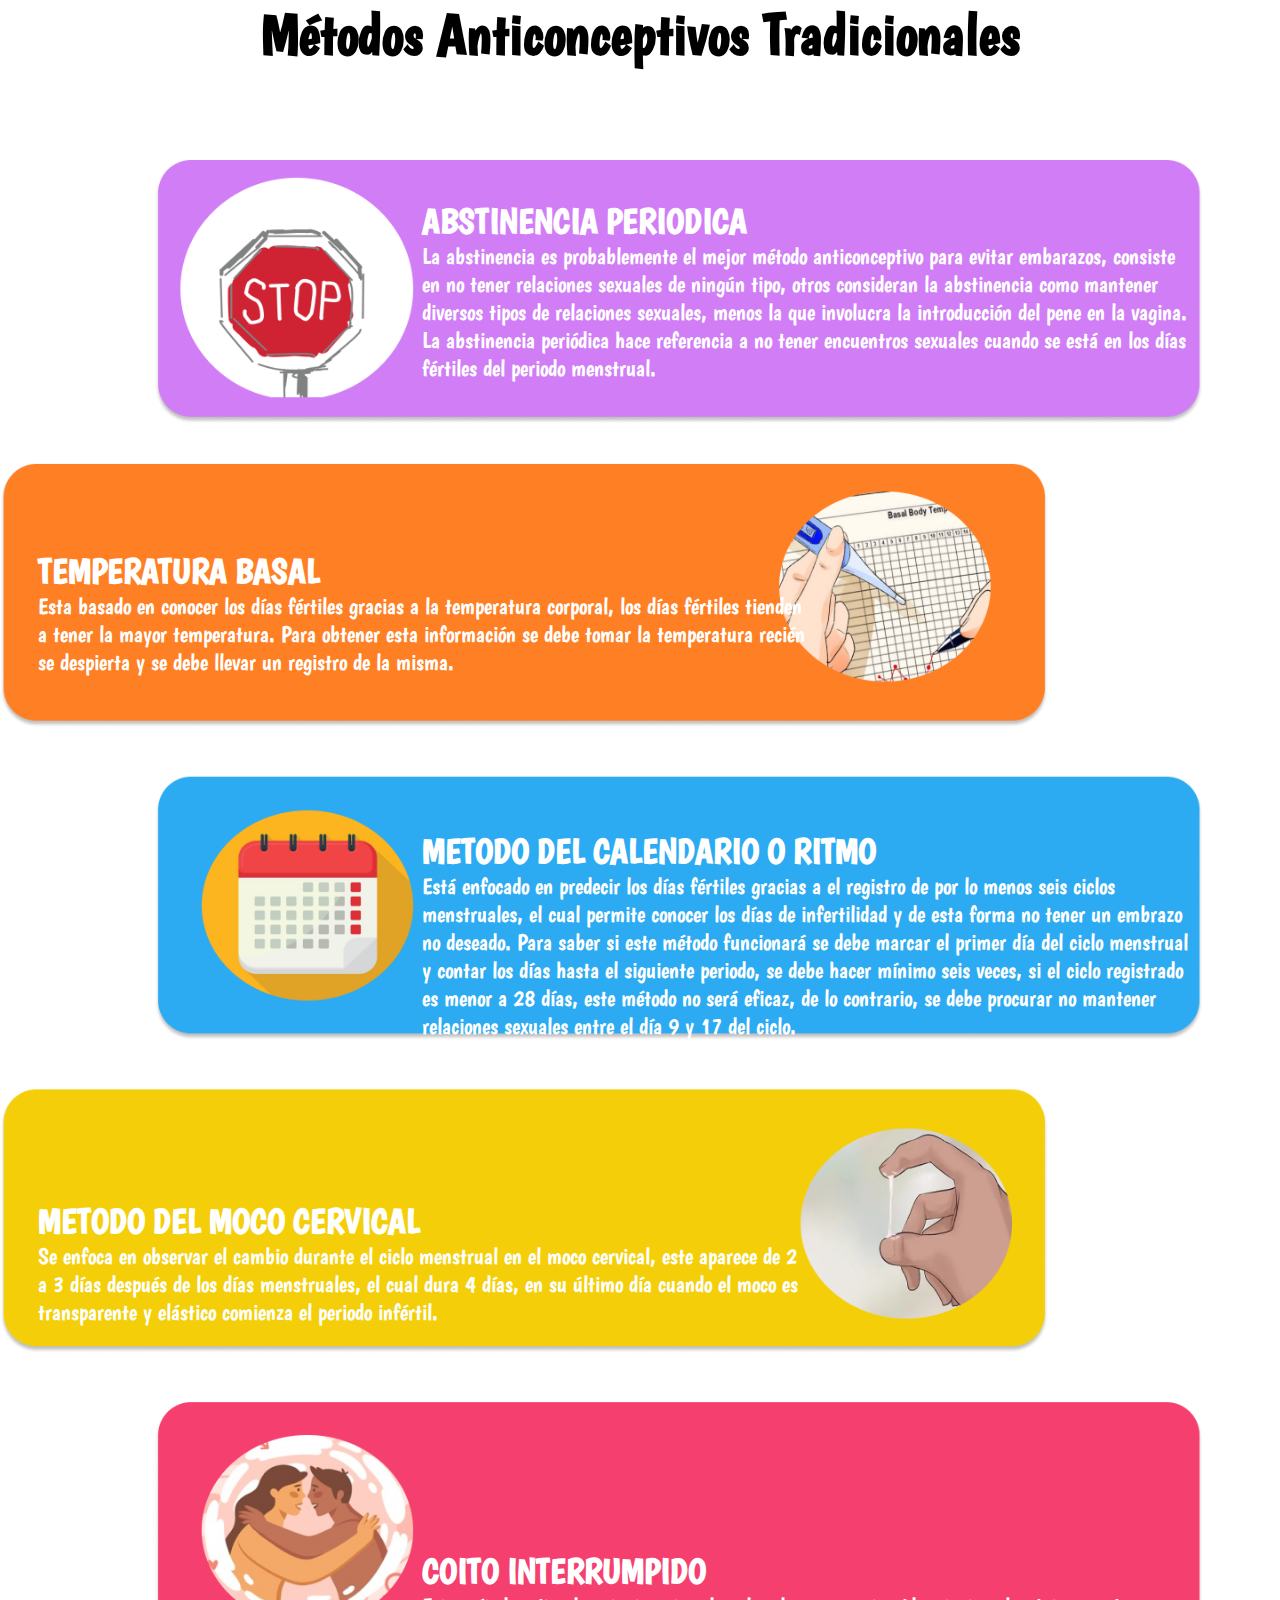
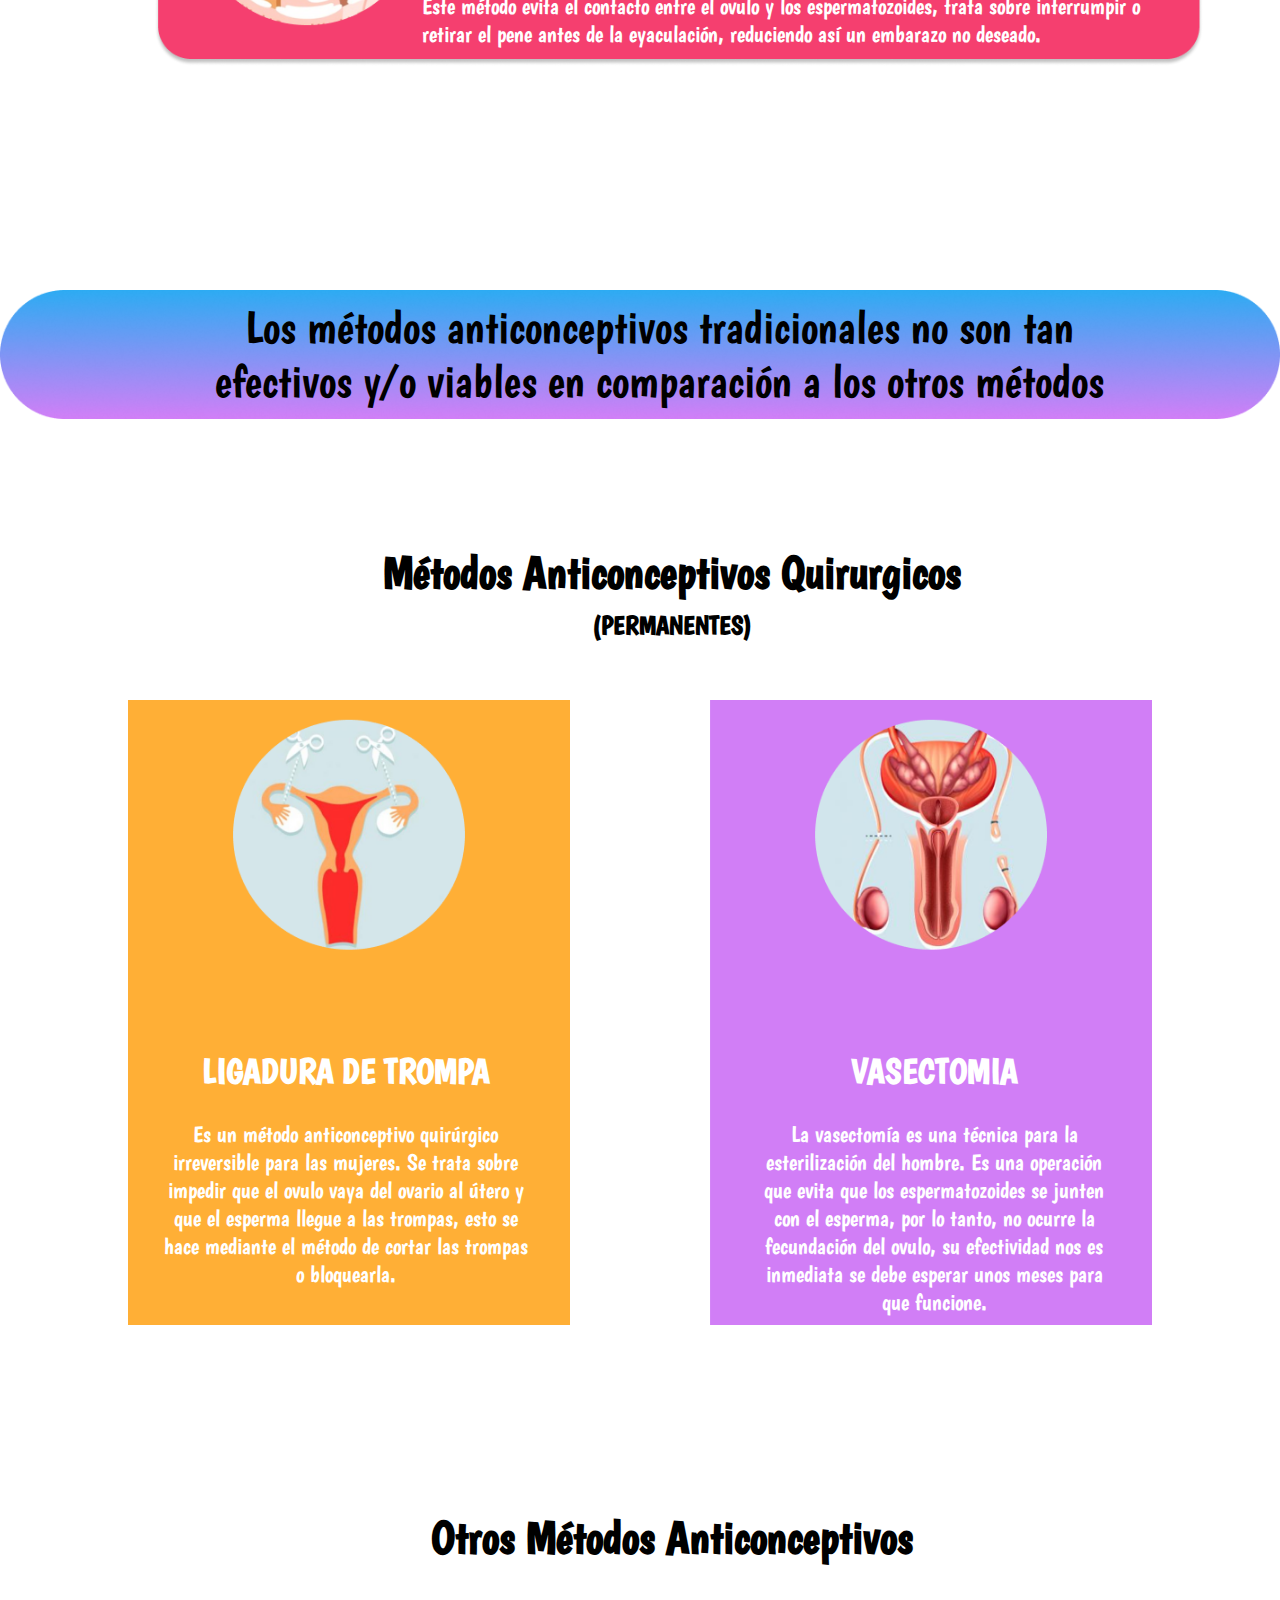
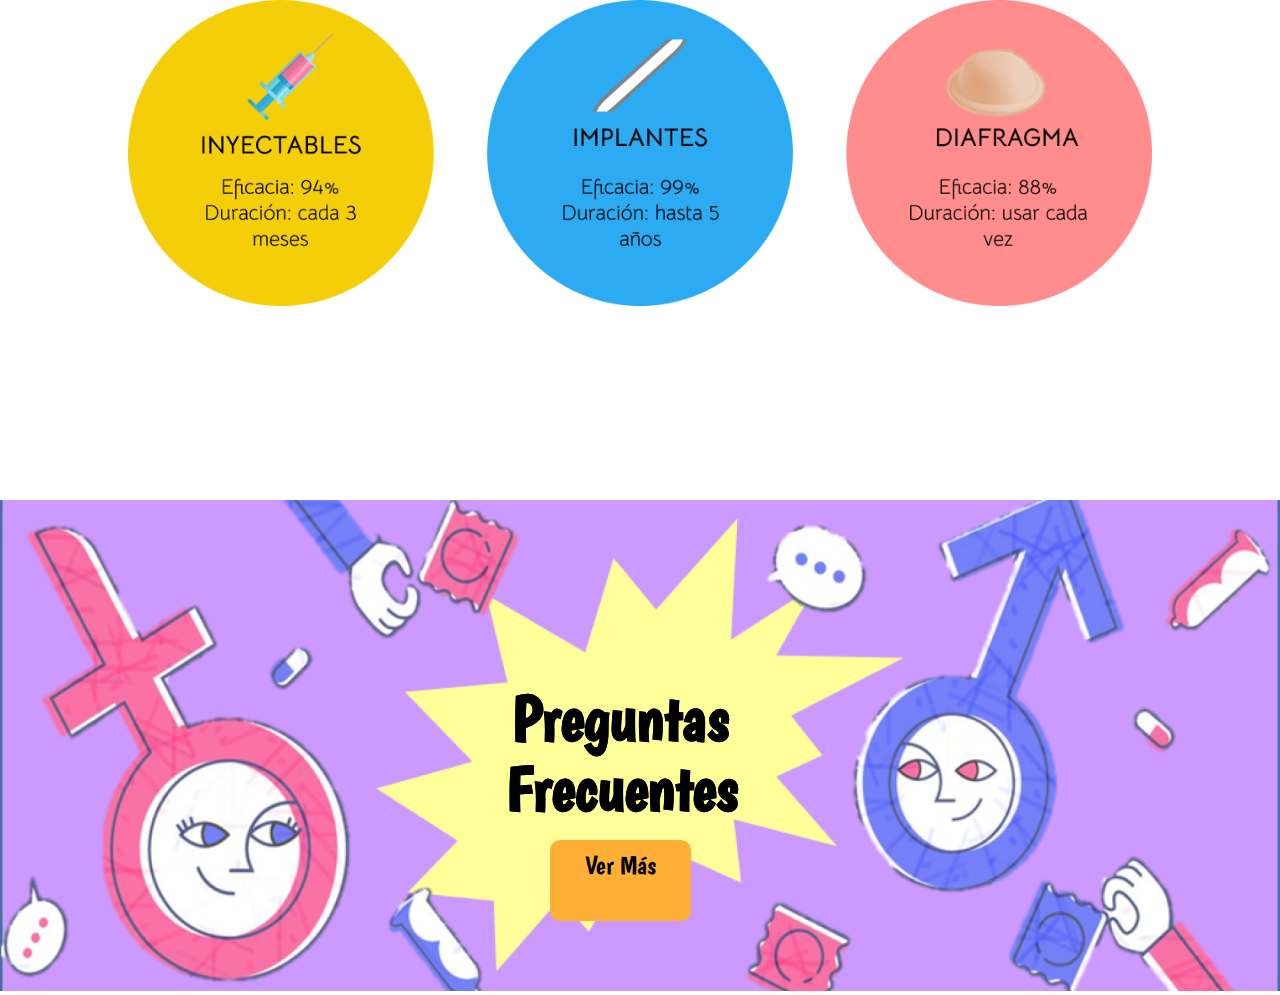
<file: proyecto/metodos.html>
<!DOCTYPE html>
<html lang="en">
    <!--<script src="//code-eu1.jivosite.com/widget/YVJWc1rfpZ" async></script>-->
    <script>
        function initFreshChat() {
        window.fcWidget.init({
        token: "710ab6d6-3181-458e-95ef-ffd8f422b243",
        host: "https://wchat.freshchat.com"
        });
        }
        function initialize(i,t){
        var e;
        i.getElementById(t) ? initFreshChat() :
        ((e=i.createElement("script")).id=t,
        e.async=!0,e.src="https://wchat.freshchat.com/js/widget.js",
        e.onload=initFreshChat,i.head.appendChild(e))
        }
        function initiateCall() {
        initialize(document,"freshchat-js-sdk")
        }
        window.addEventListener ?
        window.addEventListener("load",initiateCall,!1):
        window.attachEvent("load",initiateCall,!1);
        </script>
    <head>
        <meta charset="UTF-8">
        <!--<meta http-equiv="X-UA-Compatible" content="IE=edge">-->

        <meta name="viewport" content="width=device-width, initial-scale=1.0">

        <title>EduAthínas</title>
        <link rel="stylesheet" href="css/stylemetodos.css">
        <link rel="icon" href="img/icono.png">
        <link rel="stylesheet" href="css/font-awesome.min.css">
        <link rel="stylesheet" href="https://fonts.googleapis.com/css?family=Boogaloo">
    </head>
    <body>
        <div class="contenedor">
            <!--=====================================
            CABEZOTE   
            ======================================-->

            <header class="row">
            
                <figure id="logotipo" class="col-lg-4 col-md-5 col-sm-5 col-xs-12">
                    <a href="index.html"><img src="img/logotipo.png" alt="Logo" width="100%"></a>
                </figure>
                <div class="col-lg-3 col-md-2 col-sm-1 col-xs-0">
                    <br>
                </div>
                <div id="btnMovil" class="col-lg-0 col-md-0 col-sm-0 col-xs-12">
                    <span class="fa fa-bars"></span>	
                </div>
                <nav class="col-lg-5 col-md-5 col-sm-6 col-xs-0">
                    
                    <ul>
                        <div class="topnav">
                            <a href="index.html">Inicio</a>
                            <a class="active" href="aprende.html">Aprende</a>
                            <a href="recursos.html">Recursos</a>
                            <a href="atencion.html">Obtener Atención</a>
                        </div>
                    </ul>
        
                </nav>
                
            </header>
            <!--=====================================
                SECCION 1
            ======================================-->
            <img id="slide4" src="img/Component 4.png " width="100%">
            <img id="slide5" src="img/Component 5.png " width="100%">
            <img id="slide6" src="img/Component 6.png " width="100%">
            <img id="slide7" src="img/Component 7.png " width="100%">
            <div id="vermas4">
                <a href="excel/precios.xlsx">Ver Más</a>
            </div>
            <!--=====================================
            ======================================-->
            <center>
                <p id="textometodos">
                    El preservativo o condón no solo previene los embarazos no deseados, también las ETS. Prácticar un sexo más seguro es protegerse ya sea con preservativos masculinos, femeninos, bucales y guantes de latex. 
                </p></center>
            <div id="textometodos2">
                <center>
                    <h1>¿Qué son los métodos anticonceptivos?</h1>
                    <br>
                    <p>Los métodos anticonceptivos son medicamentos o dispositivos utilizados para ejercer el derecho de vivir y disfrutar la sexualidad de forma segura y responsable, debido a que su función es prevenir embarazos no planificados o deseados y algunos como el preservativo previenen las ETS.</p>
                    <br><br><br><br>
                    <h1>Métodos Anticonceptivos para prevenir</h1>
                    <br>
                    <h1>El embarazo precoz </h1>
                </center> 
            </div> 
            <center>
                <h1 id="textometodos3">Métodos Anticonceptivos Tradicionales</h1>
            </center>
            <div id="slide22" >
                <img src="img/Component 22.png" width="94%">
            </div>
            <div id="textoanti">
                <h2>ABSTINENCIA PERIODICA</h2>
                <p>La abstinencia es probablemente el mejor método anticonceptivo para evitar embarazos,
                    consiste en no tener relaciones sexuales de ningún tipo, otros consideran la abstinencia
                    como mantener diversos tipos de relaciones sexuales, menos la que involucra la
                    introducción del pene en la vagina. La abstinencia periódica hace referencia a no tener
                    encuentros sexuales cuando se está en los días fértiles del periodo menstrual.
                </p>
            </div>
            <div id="textoanti2">
                <h2>TEMPERATURA BASAL</h2>
                <p>Esta basado en conocer los días fértiles gracias a la temperatura corporal, los días fértiles
                    tienden a tener la mayor temperatura. Para obtener esta información se debe tomar la
                    temperatura recién se despierta y se debe llevar un registro de la misma.
                </p>
            </div>
            <div id="textoanti3">
                <h2>METODO DEL CALENDARIO O RITMO</h2>
                <p>Está enfocado en predecir los días fértiles gracias a el registro de por lo menos seis ciclos
                    menstruales, el cual permite conocer los días de infertilidad y de esta forma no tener un
                    embrazo no deseado. Para saber si este método funcionará se debe marcar el primer día del
                    ciclo menstrual y contar los días hasta el siguiente periodo, se debe hacer mínimo seis veces,
                    si el ciclo registrado es menor a 28 días, este método no será eficaz, de lo contrario, se debe
                    procurar no mantener relaciones sexuales entre el día 9 y 17 del ciclo.
                </p>
            </div>
            <div id="textoanti4">
                <h2>METODO DEL MOCO CERVICAL</h2>
                <p>Se enfoca en observar el cambio durante el ciclo menstrual en el moco cervical, este aparece de 2 a 3 días después de los días menstruales, el cual dura 4 días, en su último día cuando el moco es transparente y elástico comienza el periodo infértil.
                    </p>
                </div>
                <div id="textoanti5">
                    <h2>COITO INTERRUMPIDO</h2>
                    <p>Este método evita el contacto entre el ovulo y los espermatozoides, trata sobre interrumpir o retirar el
                        pene antes de la eyaculación, reduciendo así un embarazo no deseado.
                    </p>
                </div>
            <div id="slide23" >
                <img src="img/Component 23.png" width="100%">
            </div>
            <div >
                <center>
                    <p id="textoanti6">Los métodos anticonceptivos tradicionales no son tan efectivos y/o viables en comparación a los otros métodos</p>
                    <h1 id="textoanti7">Métodos Anticonceptivos Quirurgicos</h1>
                    <h4 id="textoanti8">(PERMANENTES)</h4>
                    <h1 id="textoanti9">Otros Métodos Anticonceptivos</h1>
                    <h1 id="preguntas">Preguntas</h1>
                    <h1 id="frecuentes">Frecuentes</h1>
                </center>
            </div>
            <div id="slide24" >
                <img src="img/Component 24.png" width="100%">
            </div>
            <div id="textoanti10" class="col-lg-5 col-md-5 col-sm-5 col-xs-12">
                <center><h2>LIGADURA DE TROMPA</h2><br>
                <p>Es un método anticonceptivo quirúrgico irreversible para las mujeres. Se trata sobre impedir que el ovulo vaya
                    del ovario al útero y que el esperma llegue a las trompas, esto se hace mediante el método de cortar las
                    trompas o bloquearla.</p></center>
            </div>
            <div id="textoanti11" class="col-lg-5 col-md-5 col-sm-5 col-xs-12">
                <center><h2>VASECTOMIA</h2><br>
                <p>La vasectomía es una técnica para la esterilización del hombre. Es una operación que evita que los
                    espermatozoides se junten con el esperma, por lo tanto, no ocurre la fecundación del ovulo, su efectividad
                    nos es inmediata se debe esperar unos meses para que funcione.</p></center>
            </div>
            <div id="slide25" >
                <img src="img/Component 25.png" width="100%">
            </div>
            <div id="slide26" >
                <img src="img/Component 26.png" width="100%">
            </div>
            <h1 id="preguntas">Preguntas</h1>
            <h1 id="frecuentes">Frecuentes</h1>
            <div id="vermas5">
                <a href="frecuentes.html">Ver Más</a>
            </div>
        </div>
        <script src="js/botonMovil.js"></script>

    </body>
</html>
</file>
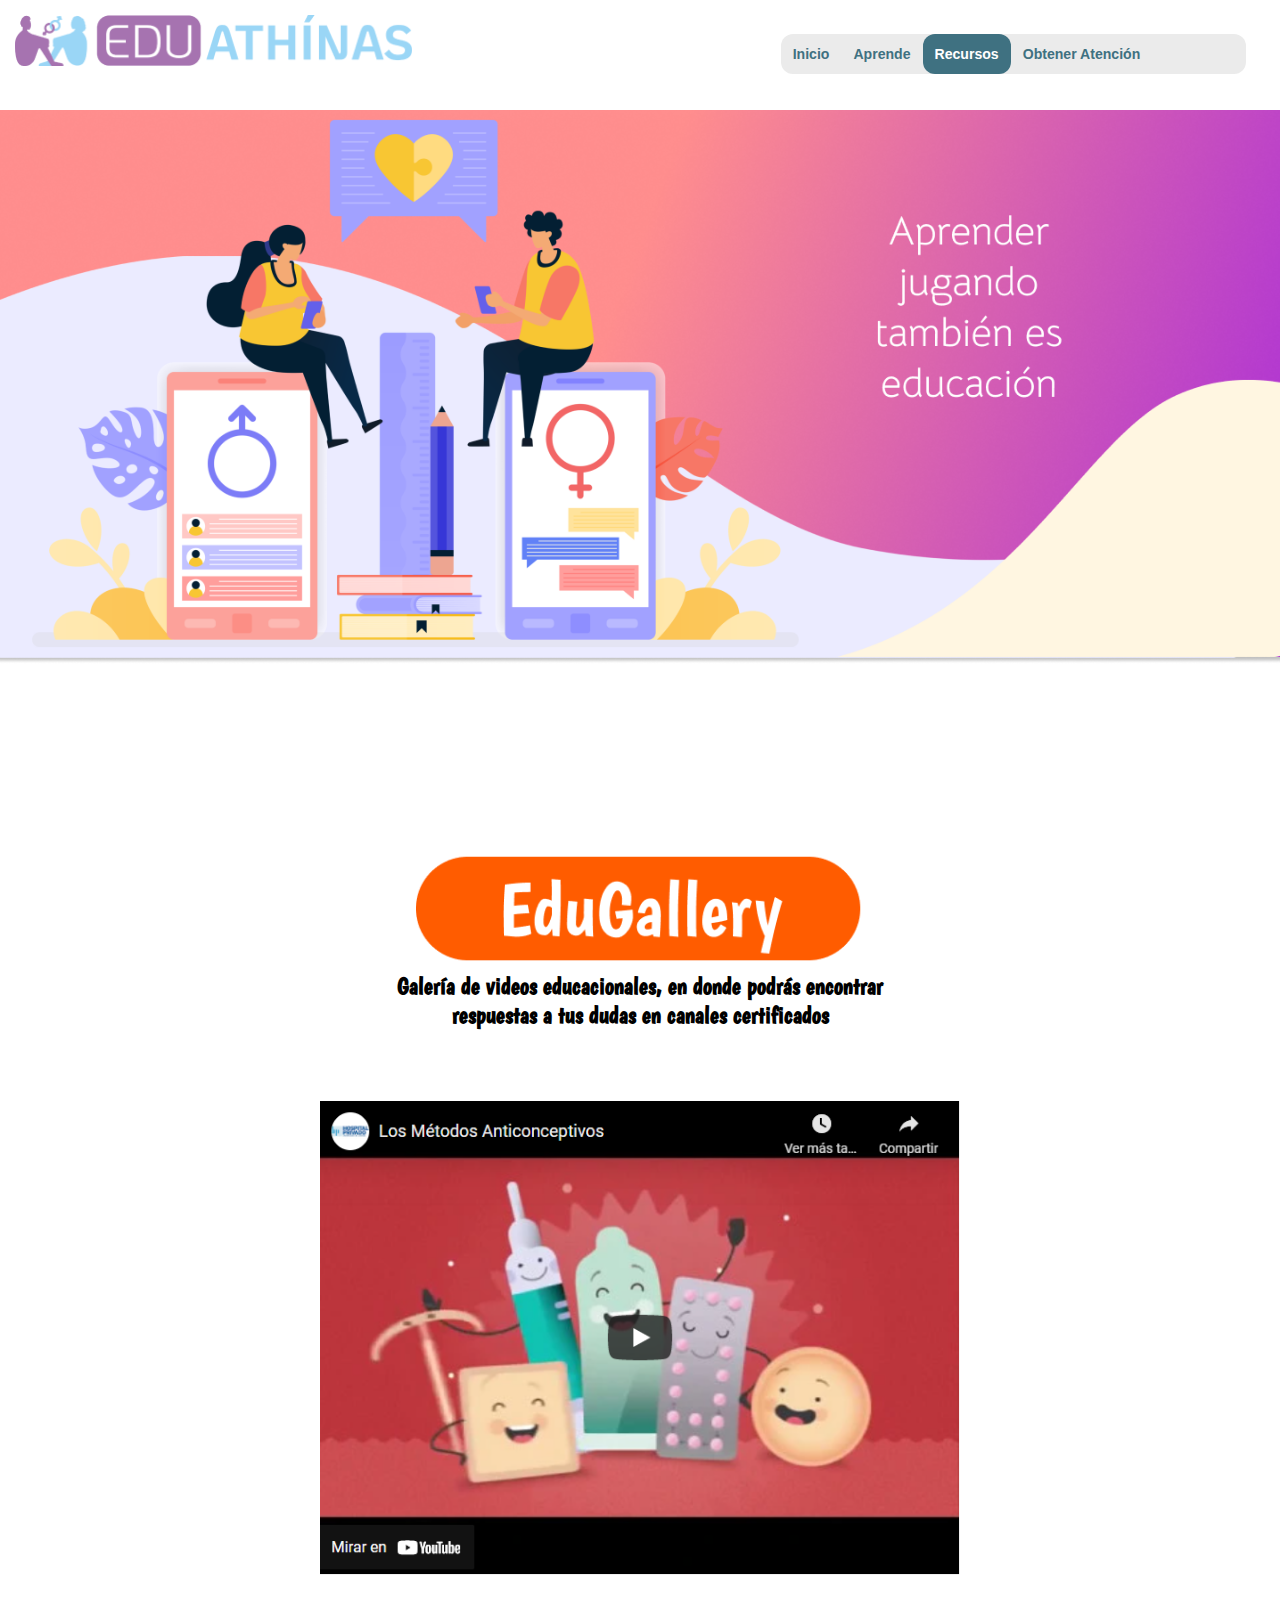
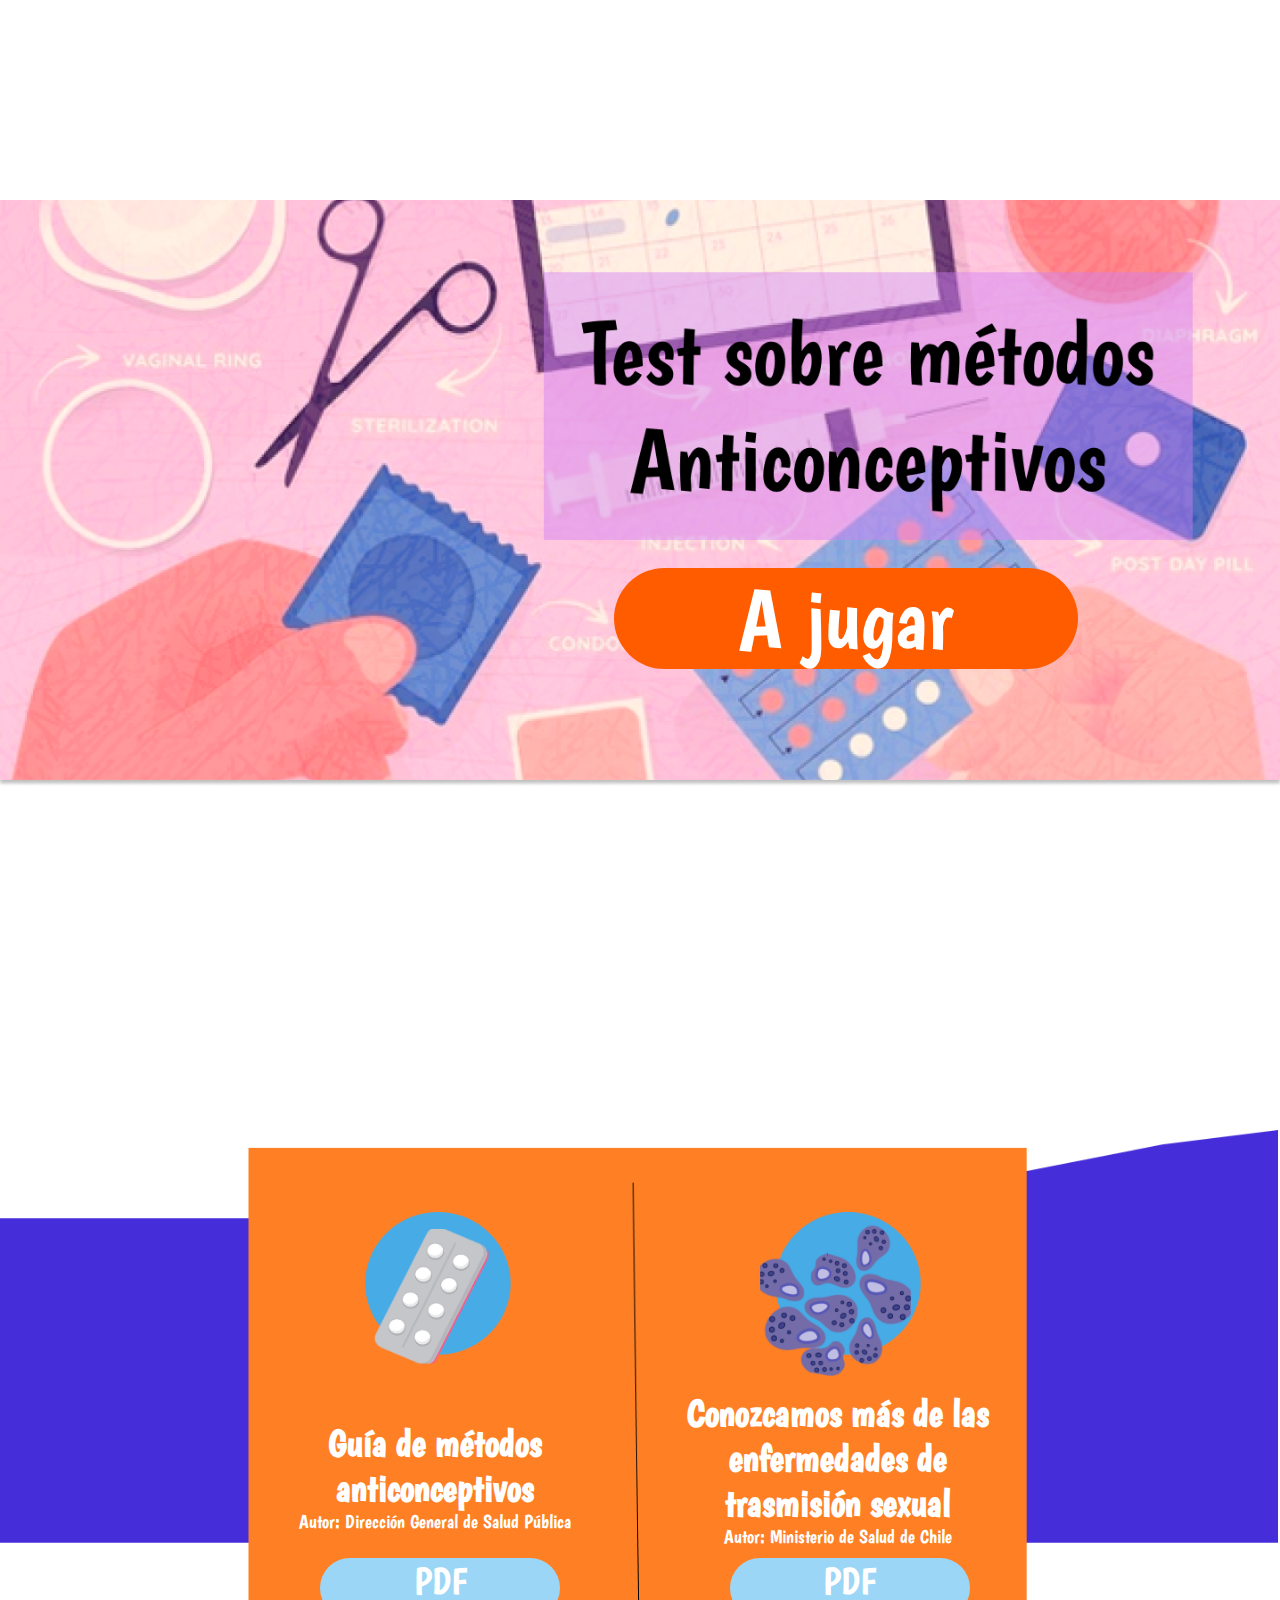
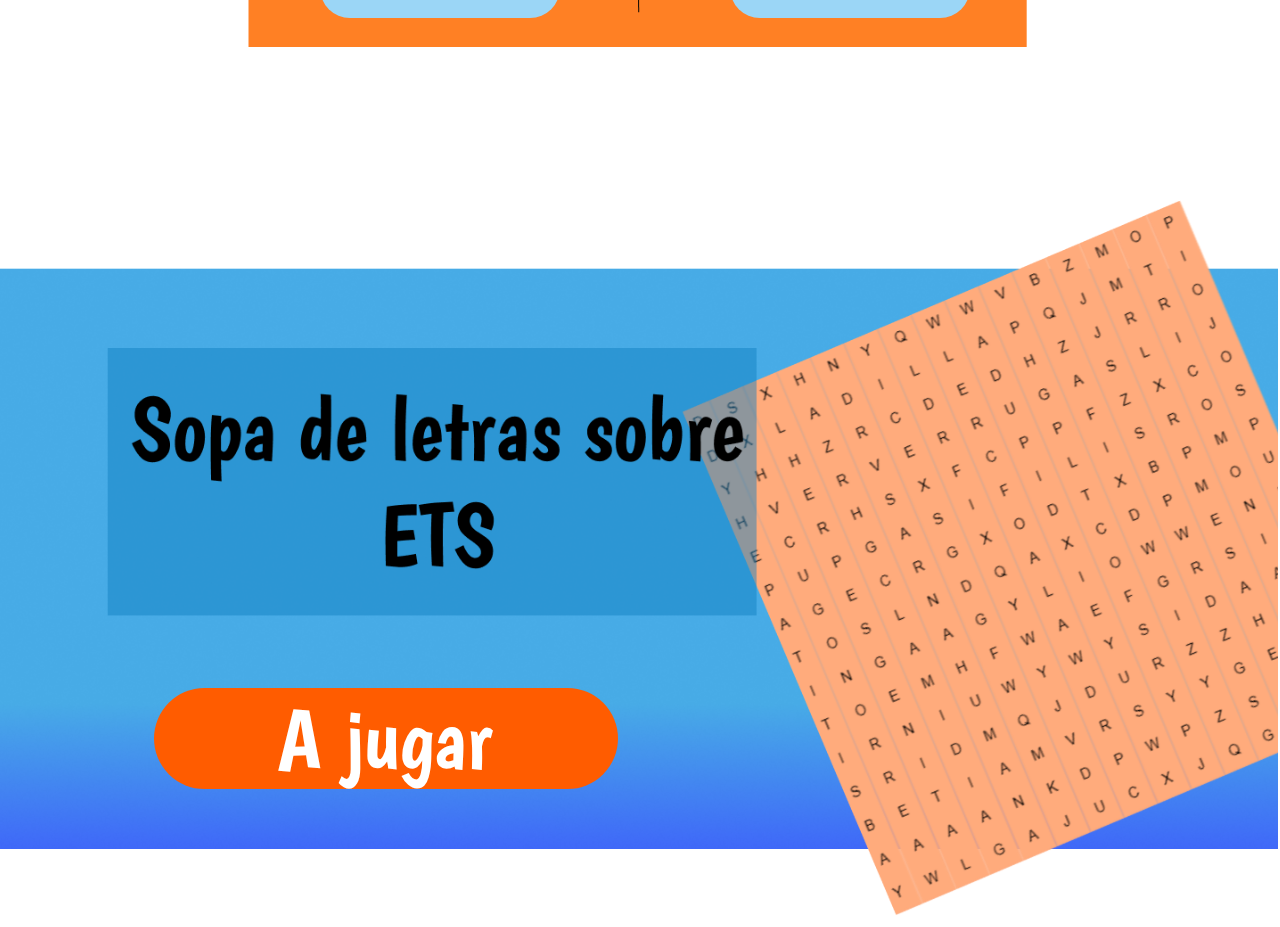
<file: proyecto/recursos.html>
<!DOCTYPE html>
<html lang="en">
    <!--<script src="//code-eu1.jivosite.com/widget/YVJWc1rfpZ" async></script>-->
    <script>
        function initFreshChat() {
        window.fcWidget.init({
        token: "710ab6d6-3181-458e-95ef-ffd8f422b243",
        host: "https://wchat.freshchat.com"
        });
        }
        function initialize(i,t){
        var e;
        i.getElementById(t) ? initFreshChat() :
        ((e=i.createElement("script")).id=t,
        e.async=!0,e.src="https://wchat.freshchat.com/js/widget.js",
        e.onload=initFreshChat,i.head.appendChild(e))
        }
        function initiateCall() {
        initialize(document,"freshchat-js-sdk")
        }
        window.addEventListener ?
        window.addEventListener("load",initiateCall,!1):
        window.attachEvent("load",initiateCall,!1);
    </script>
    
    <head>
        <meta charset="UTF-8">
        <!--<meta http-equiv="X-UA-Compatible" content="IE=edge">-->

        <meta name="viewport" content="width=device-width, initial-scale=1.0">

        <title>EduAthínas</title>
        <link rel="stylesheet" href="css/stylerecursos.css">
        <link rel="icon" href="img/icono.png">
        <link rel="stylesheet" href="css/font-awesome.min.css">
        <link rel="stylesheet" href="https://fonts.googleapis.com/css?family=Boogaloo">
    </head>
    <body>
        <div class="contenedor">
            <!--=====================================
            CABEZOTE   
            ======================================-->

            <header class="row">
            
                <figure id="logotipo" class="col-lg-4 col-md-5 col-sm-5 col-xs-12">
                    <a href="index.html"><img src="img/logotipo.png" alt="Logo" width="100%"></a>
                </figure>
                <div class="col-lg-3 col-md-2 col-sm-1 col-xs-0">
                    <br>
                </div>
                <div id="btnMovil" class="col-lg-0 col-md-0 col-sm-0 col-xs-12">
                    <span class="fa fa-bars"></span>	
                </div>
                <nav class="col-lg-5 col-md-5 col-sm-6 col-xs-0">
                    
                    <ul>
                        <div class="topnav">
                            <a href="index.html">Inicio</a>
                            <a href="aprende.html">Aprende</a>
                            <a class="active" href="recursos.html">Recursos</a>
                            <a href="atencion.html">Obtener Atención</a>
                        </div>
                    </ul>
        
                </nav>
                
            </header>

            <div id="slide13" class="row">
                <img src="img/Component 13.png" width="100%">
            </div>
            <!--=====================================
            GALERIA
            ======================================-->
            <div id="slide14" class="row">
                <center>
                    <a href="youtube_video_gallery-master/index.html"><img src="img/Component 14.png" width="60%"></a>
                    <h2>Galería de videos educacionales, en donde podrás encontrar</h2>
                    <h2>respuestas a tus dudas en canales certificados</h2>
                    <br>
                </center>
            </div>
            
            <div id="textovideo" class="row">
                <center>
                    <a href="youtube_video_gallery-master/index.html">
                        <img src="img/play.PNG" width="50%">
                    </a>
                </center>
            </div>

            <div id="slide17" class="row">
                <center><img src="img/Component 17.png" width="100%"></center>
            </div>
            <div id="slide18" class="row">
                <center><img src="img/Component 18.png" width="100%"></center>
            </div>
            <div id="slide19" class="row">
                <center><img src="img/Component 19.png" width="100%"></center>
            </div>
            <div id="jugar" class ="row">
                <center><a href="https://www.cerebriti.com/juegos-de-ciencias/test-eduathinas">A jugar</a></center>
            </div>
            <div id="jugar2" class ="row">
                <center><a href="https://buscapalabras.com.ar/sopa-de-letras-de-enfermedades-de-trasmisi%C3%B3n-sexual_5.html">A jugar</a></center>
            </div>
            <div id="pdf" class ="row">
                <center><a href="pdf/SaludJoven_Guia_Anticonceptivos.pdf">PDF</a></center>
            </div>
            <div id="pdf2" class ="row">
                <center><a href="pdf/F03.pdf">PDF</a></center>
            </div>
            <div id="textopdf">  
                <center><h1>Guía de métodos anticonceptivos</h1>          
                <p>Autor: Dirección General de Salud Pública
                </p></center>
                
            </div>
            <div id="textopdf2">     
                <center><h1>Conozcamos más de las enfermedades de trasmisión sexual</h1>      
                    <p>Autor: Ministerio de Salud de Chile</p>   
                </center>
            </div>
        </div>
        <script src="js/botonMovil.js"></script>
    </body>
</html>
</file>
<file: proyecto/css/styleindex.css>
/*=============================================
GLOBAL
=============================================*/

*{
	margin:0px;
	padding:0px;
	list-style: none;
	text-decoration: none;
	/*font-family: sans-serif;*/
	box-sizing: border-box;
}
.row{
	position:relative;
	margin:auto;
	width:100%;
	height: auto;
	clear:both;
	display:table;
}
[class*="col-"]{
	float:left;
	/*border:1px solid black;*/
	padding:10px;
}
/*=============================================
CABEZOTE
=============================================*/
header #logotipo{
	text-align: center;
	padding:15px;
}
body {
	font-family: "Boogaloo", sans-serif;
}
header #btnMovil span{
	width:40px;
	height:40px;
	text-align: center;
	padding:10px 0;
	margin:10px;
	background:silver;
	cursor: pointer;
}
/*=============================================
BARRA DEL NAVEGADOR
=============================================*/
/* Add a black background color to the top navigation bar */
.topnav {
	margin: 24px;
	overflow: hidden;
	background-color: rgb(235, 235, 235);
	font-weight: bold;
	/*background-color: #e9e9e9;*/
	font-family: sans-serif;
	border-radius: 12px;
}
  /* Style the links inside the navigation bar */
.topnav a {
	float: left;
	display: block;
	color: #3F7181;
	text-align: center;
	padding: 12px 12px;
	text-decoration: none;
	font-size: 1.1vw;
	border-radius: 12px;
} 
/* Change the color of links on hover */
.topnav a:hover {
	background-color: #ddd;
	color: black;
}
  
  /* Style the "active" element to highlight the current page */
.topnav a.active {
	background-color: #3F7181;
	color: white;
}
  
  /* When the screen is less than 600px wide, stack the links and the search field vertically instead of horizontally */
@media screen and (max-width: 600px) {
	.topnav a, .topnav{
	  float: none;
	  display: block;
	  text-align: left;
	  width: 100%;
	  margin: 0%;
	  padding: 18px;
	}
}
/*=============================================
TEXTO
=============================================*/
#slide{
	position: absolute;
  	top: 100px;
	left: 0px;
	z-index: -3;
}
#textoinicio{
	position:absolute;
	top:130px;
	left:12%;
	font-size: 5vw;
	font-family: "Boogaloo", sans-serif;
	color: #0E7DBF;
}
#textoinicio2{
	position:absolute;
	top:190px;
	left:12%;
	font-size: 4vw;
	font-family: "Boogaloo", sans-serif;
	color: #AE4FD9;
}
#textoinicio3{
	position:absolute;
	top:135px;
	left:7%;
	font-size: 8vw;
	font-family: "Boogaloo", sans-serif;
	color: #3F68F8;
}
#textoinicio4{
	position:absolute;
	top:260px;
	left:5%;
	font-size: 2.8vw;
	font-family: "Boogaloo", sans-serif;
	color: black;
	font-weight: none;
}
/*=============================================
PANTALLA DE ESCRITORIO GRANDE - LARGE (lg) - revisamos en portatil o pc 1200 x 640
=============================================*/

@media(min-width:1200px){

	.col-lg-12{width:100%;}
	.col-lg-11{width:91.66666667%;}
	.col-lg-10{width:83.33333333%;}
	.col-lg-9{width:75%;}
	.col-lg-8{width:66.66666667%;}
	.col-lg-7{width:58.33333333%;}
	.col-lg-6{width:50%;}
	.col-lg-5{width:41.66666667%;}
	.col-lg-4{width: 33.33333333%;}
	.col-lg-3{width: 25%;}
	.col-lg-2 {width: 16.66666667%;}
	.col-lg-1 {width: 8.33333333%;}
	.col-lg-0 {display:none;}

}

/*=============================================
PANTALLA DE ESCRITORIO MEDIANO - MEDIUM (md) - revisamos en tablet horizontal 1024px
1024 x 640
=============================================*/
@media(max-width:1199px) and (min-width:992px){
	.col-md-12{width:100%;}
	.col-md-11{width:91.66666667%;}
	.col-md-10{width:83.33333333%;}
	.col-md-9{width:75%;}
	.col-md-8{width:66.66666667%;}
	.col-md-7{width:58.33333333%;}
	.col-md-6{width:50%;}
	.col-md-5{width:41.66666667%;}
	.col-md-4{width: 33.33333333%;}
	.col-md-3{width: 25%;}
	.col-md-2{width: 16.66666667%;}
	.col-md-1{width: 8.33333333%;}
	.col-md-0 {display:none;}
}

/*=============================================
PANTALLA DE TABLET - SMALL (sm) - revisamos en tablet vertical 768px
960 x 540
=============================================*/
@media(max-width:991px) and (min-width:768px){
	.col-sm-12{width:100%;}
	.col-sm-11{width:91.66666667%;}
	.col-sm-10{width:83.33333333%;}
	.col-sm-9{width:75%;}
	.col-sm-8{width:66.66666667%;}
	.col-sm-7{width:58.33333333%;}
	.col-sm-6{width:50%;}
	.col-sm-5{width:41.66666667%;}
	.col-sm-4{width: 33.33333333%;}
	.col-sm-3{width: 25%;}
	.col-sm-2{width: 16.66666667%;}
	.col-sm-1{width: 8.33333333%;}
	.col-sm-0 {display:none;}

    #textoinicio4{
        top:230px;
    }
    .topnav a {
        font-size: 1.4vw;
    } 
}

/*=============================================
PANTALLA DE PHONES - EXTRA SMALL (xs) - revisamos en movil horizontal 480px o vertical 320px
320x569
=============================================*/

@media(max-width:767px){

	.col-xs-12{width:100%;}
	.col-xs-11{width:91.66666667%;}
	.col-xs-10{width:83.33333333%;}
	.col-xs-9{width:75%;}
	.col-xs-8{width:66.66666667%;}
	.col-xs-7{width:58.33333333%;}
	.col-xs-6{width:50%;}
	.col-xs-5{width:41.66666667%;}
	.col-xs-4{width: 33.33333333%;}
	.col-xs-3{width: 25%;}
	.col-xs-2{width: 16.66666667%;}
	.col-xs-1{width: 8.33333333%;}
	.col-xs-0 {display:none;}

    .topnav a {
        font-size: 5vw;
    } 
    #textoinicio{
		top:340px;
		z-index:-1;
		font-size: 8vw;
		left: 20%;
	}
	#textoinicio2{
		top:370px;
		font-size: 8vw;
		left: 20%;
		z-index:-1;
	}
	#textoinicio3{
		top:340px;
		font-size: 14vw;
		left: 10%;
		z-index:-1;
	}
	#textoinicio4{
		top:410px;
		left: 8%;
		font-size: 5vw;
		text-align: justify;
		z-index:-1;
	}
	

}
</file>
<file: proyecto/codigo-base-tutorial-popup-animado-master/estilos.css>
.contenedor article .btn-abrir-popup {
	padding: 5px;
	height: 9%;
	width: 11%;

	position: absolute;
	top: 540px;
	left: 12%;

	border: none;
	color: #000;
	background: #D17EF6;
	border-radius: 10px;
	font-family: 'Boogaloo', sans-serif;
	font-size: 1.7vw;
	cursor: pointer;
	transition: .3s ease all;
}

.contenedor article .btn-abrir-popup:hover {
	background: #0E7DBF;
}
/* ------------------------- */
/* POPUP */
/* ------------------------- */

.overlay {
	background: rgba(0,0,0,.3);
	position: fixed;
	top: 0;
	bottom: 0;
	left: 0;
	right: 0;
	align-items: center;
	justify-content: center;
	display: flex;
	visibility: hidden;
}

.overlay.active {
	visibility: visible;
}

.popup {
	background: #F8F8F8;
	box-shadow: 0px 0px 5px 0px rgba(0,0,0,0.3);
	border-radius: 3px;
	font-family: 'Boogaloo', sans-serif;
	padding: 20px;
	text-align: center;
	width: 600px;
	
	transition: .3s ease all;
	transform: scale(0.7);
	opacity: 0;
}

.popup .btn-cerrar-popup {
	font-size: 16px;
	line-height: 16px;
	display: block;
	text-align: right;
	transition: .3s ease all;
	color: #BBBBBB;
}

.popup .btn-cerrar-popup:hover {
	color: #000;
}

.popup h3 {
	font-size: 36px;
	font-weight: 600;
	margin-bottom: 10px;
	opacity: 0;
}

.popup h6 {
	font-size: 20px;
	font-weight: 300;
	margin-bottom: 40px;
	opacity: 0;
}

.popup form .contenedor-inputs {
	opacity: 0;
}

.popup form .contenedor-inputs input {
	width: 100%;
	margin-bottom: 20px;
	height: 52px;
	font-size: 18px;
	line-height: 52px;
	text-align: center;
	border: 1px solid #BBBBBB;
}

.popup form .btn-submit {
	padding: 0 20px;
	height: 40px;
	line-height: 40px;
	border: none;
	color: #fff;
	background: #FF5C00;
	border-radius: 3px;
	font-family: 'Boogaloo', sans-serif;
	font-size: 16px;
	cursor: pointer;
	transition: .3s ease all;
}

.popup form .btn-submit:hover {
	background: #FF5C00;
}

/* ------------------------- */
/* ANIMACIONES */
/* ------------------------- */
.popup.active {	transform: scale(1); opacity: 1; }
.popup.active h3 { animation: entradaTitulo .8s ease .5s forwards; }
.popup.active h6 { animation: entradaSubtitulo .8s ease .5s forwards; }
.popup.active .contenedor-inputs { animation: entradaInputs 1s linear 1s forwards; }

@keyframes entradaTitulo {
	from {
		opacity: 0;
		transform: translateY(-25px);
	}

	to {
		transform: translateY(0);
		opacity: 1;
	}
}

@keyframes entradaSubtitulo {
	from {
		opacity: 0;
		transform: translateY(25px);
	}

	to {
		transform: translateY(0);
		opacity: 1;
	}
}

@keyframes entradaInputs {
	from { opacity: 0; }
	to { opacity: 1; }
}
@media(max-width:1199px) and (min-width:992px){

	.col-md-12{width:100%;}
	.col-md-11{width:91.66666667%;}
	.col-md-10{width:83.33333333%;}
	.col-md-9{width:75%;}
	.col-md-8{width:66.66666667%;}
	.col-md-7{width:58.33333333%;}
	.col-md-6{width:50%;}
	.col-md-5{width:41.66666667%;}
	.col-md-4{width: 33.33333333%;}
	.col-md-3{width: 25%;}
	.col-md-2{width: 16.66666667%;}
	.col-md-1{width: 8.33333333%;}
	.col-md-0 {display:none;}
	.contenedor article .btn-abrir-popup {
		top: 480px;
		font-size:2vw;
	}
}
@media(max-width:991px) and (min-width:768px){

	.col-sm-12{width:100%;}
	.col-sm-11{width:91.66666667%;}
	.col-sm-10{width:83.33333333%;}
	.col-sm-9{width:75%;}
	.col-sm-8{width:66.66666667%;}
	.col-sm-7{width:58.33333333%;}
	.col-sm-6{width:50%;}
	.col-sm-5{width:41.66666667%;}
	.col-sm-4{width: 33.33333333%;}
	.col-sm-3{width: 25%;}
	.col-sm-2{width: 16.66666667%;}
	.col-sm-1{width: 8.33333333%;}
	.col-sm-0 {display:none;}
	.contenedor article .btn-abrir-popup {
		top: 400px;
		font-size: 20px;

	}
}

@media(max-width:767px){

	.col-xs-12{width:100%;}
	.col-xs-11{width:91.66666667%;}
	.col-xs-10{width:83.33333333%;}
	.col-xs-9{width:75%;}
	.col-xs-8{width:66.66666667%;}
	.col-xs-7{width:58.33333333%;}
	.col-xs-6{width:50%;}
	.col-xs-5{width:41.66666667%;}
	.col-xs-4{width: 33.33333333%;}
	.col-xs-3{width: 25%;}
	.col-xs-2{width: 16.66666667%;}
	.col-xs-1{width: 8.33333333%;}
	.col-xs-0 {display:none;}

	.contenedor article .btn-abrir-popup {
        top: 200px; 
        font-size: 5vw;
		z-index: -1;
		width: 19%;
		left: 10%;
		height:5%;
    }

	.popup {
		width: 50%;
	}
	.popup h3 {
		font-size: 20px;

		font-weight: 600;
		margin-bottom: 10px;
		opacity: 0;
	}
	
	.popup h6 {
		font-size: 10px;

		font-weight: 300;
		margin-bottom: 40px;
		opacity: 0;
	}


}
</file>
<file: proyecto/youtube_video_gallery-master/css/font.css>
/* arvo-regular - latin */
@font-face {
  font-family: 'Arvo';
  font-style: normal;
  font-weight: 400;
  src: url('../fonts/arvo-v13-latin-regular.eot'); /* IE9 Compat Modes */
  src: local('Arvo'),
       url('../fonts/arvo-v13-latin-regular.eot?#iefix') format('embedded-opentype'), /* IE6-IE8 */
       url('../fonts/arvo-v13-latin-regular.woff2') format('woff2'), /* Super Modern Browsers */
       url('../fonts/arvo-v13-latin-regular.woff') format('woff'), /* Modern Browsers */
       url('../fonts/arvo-v13-latin-regular.ttf') format('truetype'), /* Safari, Android, iOS */
       url('../fonts/arvo-v13-latin-regular.svg#Arvo') format('svg'); /* Legacy iOS */
}
/* arvo-italic - latin */
@font-face {
  font-family: 'Arvo';
  font-style: italic;
  font-weight: 400;
  src: url('../fonts/arvo-v13-latin-italic.eot'); /* IE9 Compat Modes */
  src: local('Arvo-Italic'),
       url('../fonts/arvo-v13-latin-italic.eot?#iefix') format('embedded-opentype'), /* IE6-IE8 */
       url('../fonts/arvo-v13-latin-italic.woff2') format('woff2'), /* Super Modern Browsers */
       url('../fonts/arvo-v13-latin-italic.woff') format('woff'), /* Modern Browsers */
       url('../fonts/arvo-v13-latin-italic.ttf') format('truetype'), /* Safari, Android, iOS */
       url('../fonts/arvo-v13-latin-italic.svg#Arvo') format('svg'); /* Legacy iOS */
}
/* arvo-700 - latin */
@font-face {
  font-family: 'Arvo';
  font-style: normal;
  font-weight: 700;
  src: url('../fonts/arvo-v13-latin-700.eot'); /* IE9 Compat Modes */
  src: local('Arvo Bold'), local('Arvo-Bold'),
       url('../fonts/arvo-v13-latin-700.eot?#iefix') format('embedded-opentype'), /* IE6-IE8 */
       url('../fonts/arvo-v13-latin-700.woff2') format('woff2'), /* Super Modern Browsers */
       url('../fonts/arvo-v13-latin-700.woff') format('woff'), /* Modern Browsers */
       url('../fonts/arvo-v13-latin-700.ttf') format('truetype'), /* Safari, Android, iOS */
       url('../fonts/arvo-v13-latin-700.svg#Arvo') format('svg'); /* Legacy iOS */
}
/* arvo-700italic - latin */
@font-face {
  font-family: 'Arvo';
  font-style: italic;
  font-weight: 700;
  src: url('../fonts/arvo-v13-latin-700italic.eot'); /* IE9 Compat Modes */
  src: local('Arvo Bold Italic'), local('Arvo-BoldItalic'),
       url('../fonts/arvo-v13-latin-700italic.eot?#iefix') format('embedded-opentype'), /* IE6-IE8 */
       url('../fonts/arvo-v13-latin-700italic.woff2') format('woff2'), /* Super Modern Browsers */
       url('../fonts/arvo-v13-latin-700italic.woff') format('woff'), /* Modern Browsers */
       url('../fonts/arvo-v13-latin-700italic.ttf') format('truetype'), /* Safari, Android, iOS */
       url('../fonts/arvo-v13-latin-700italic.svg#Arvo') format('svg'); /* Legacy iOS */
}
</file>
<file: proyecto/youtube_video_gallery-master/css/style.css>
* {
  margin: 0;
  padding: 0;
  -webkit-box-sizing: border-box;
          box-sizing: border-box;
  text-decoration:none;
}

body {
  display: -webkit-box;
  display: -ms-flexbox;
  display: flex;
  -webkit-box-pack: center;
      -ms-flex-pack: center;
          justify-content: center;
  -webkit-box-align: center;
      -ms-flex-align: center;
          align-items: center;
  width: 100%;
  height: 100vh;
  position: relative;
  background-color: #eee;
  overflow: hidden;
}

.container {
  max-width: 1120px;
  width: 80%;
  display: block;
  margin: 0 auto;
}

.container .row {
  display: -webkit-box;
  display: -ms-flexbox;
  display: flex;
  -webkit-box-pack: center;
      -ms-flex-pack: center;
          justify-content: center;
  -webkit-box-align: center;
      -ms-flex-align: center;
          align-items: center;
  margin-bottom: 30px;
}

.container .row .youtube_video {
  width: 60%;
  background-color: #000;
  position: relative;
  padding-bottom: 33.25%;
  height: 0;
}

.container .row .youtube_video iframe {
  position: absolute;
  left: 0;
  top: 0;
  width: 100%;
  height: 100%;
}

.container .row .details {
  width: 38%;
  margin-left: 2%;
  padding-left: 20px;
  font-size: 20px;
  color: #b284be;
}

.container .row .details span {
  font-size: 25px;
  font-family: sans-serif;
}

.container .row .details p {
  font-size: 35px;
  font-family: "Arvo";
}

.container .gallery {
  display: -webkit-box;
  display: -ms-flexbox;
  display: flex;
  -webkit-box-pack: justify;
      -ms-flex-pack: justify;
          justify-content: space-between;
  -webkit-box-align: center;
      -ms-flex-align: center;
          align-items: center;
}

.container .gallery .item {
  width: calc(96% / 4);
  position: relative;
}

.container .gallery .item img {
  width: 100%;
  display: block;
}

.container .gallery .item .youtube_icon {
  width: 100%;
  height: 100%;
  display: -webkit-box;
  display: -ms-flexbox;
  display: flex;
  background-color: rgba(0, 0, 0, 0.8);
  position: absolute;
  top: 0;
  left: 0;
  -webkit-box-pack: center;
      -ms-flex-pack: center;
          justify-content: center;
  -webkit-box-align: center;
      -ms-flex-align: center;
          align-items: center;
  cursor: pointer;
  -webkit-transition: all .3s ease-in-out;
  transition: all .3s ease-in-out;
}

.container .gallery .item .youtube_icon:hover {
  background-color: rgba(0, 0, 0, 0);
}

.container .gallery .item .youtube_icon.active {
  background-color: rgba(0, 0, 0, 0);
  -webkit-box-shadow: 5px 5px 10px;
          box-shadow: 5px 5px 10px;
}

.container .gallery .item .youtube_icon.active img {
  opacity: 0;
}

.container .gallery .item .youtube_icon img {
  width: 50px;
}
/*# sourceMappingURL=style.css.map */
#regresar{
  position:absolute;

	top:330px;
	left: 950px;

	width:160px;
	height: 50px;

	padding: 5px;

	background:#FF7A00;
	border-radius:10px;
	text-align: center;
	font-size: 25px;
	color:rgb(0, 0, 0);
	cursor:pointer;
	border: 3px solid rgb(214, 214, 214);
	font-weight: bold;
}
/*=============================================
PANTALLA DE ESCRITORIO MEDIANO - MEDIUM (md) - revisamos en tablet horizontal 1024px
1024 x 640
=============================================*/
@media(max-width:1199px) and (min-width:992px){
	.col-md-12{width:100%;}
	.col-md-11{width:91.66666667%;}
	.col-md-10{width:83.33333333%;}
	.col-md-9{width:75%;}
	.col-md-8{width:66.66666667%;}
	.col-md-7{width:58.33333333%;}
	.col-md-6{width:50%;}
	.col-md-5{width:41.66666667%;}
	.col-md-4{width: 33.33333333%;}
	.col-md-3{width: 25%;}
	.col-md-2{width: 16.66666667%;}
	.col-md-1{width: 8.33333333%;}
	.col-md-0 {display:none;}
  #regresar{
    left: 698px;
    top: 320px;
  }
}
/*=============================================
PANTALLA DE TABLET - SMALL (sm) - revisamos en tablet vertical 768px
960 x 540
=============================================*/
@media(max-width:991px) and (min-width:768px){
	.col-sm-12{width:100%;}
	.col-sm-11{width:91.66666667%;}
	.col-sm-10{width:83.33333333%;}
	.col-sm-9{width:75%;}
	.col-sm-8{width:66.66666667%;}
	.col-sm-7{width:58.33333333%;}
	.col-sm-6{width:50%;}
	.col-sm-5{width:41.66666667%;}
	.col-sm-4{width: 33.33333333%;}
	.col-sm-3{width: 25%;}
	.col-sm-2{width: 16.66666667%;}
	.col-sm-1{width: 8.33333333%;}
	.col-sm-0 {display:none;}
  .container .row .details {
    font-size: 1.8vw;
  }
  #regresar{
    left: 500px;
    top: 300px;
  }
}
/*=============================================
PANTALLA DE PHONES - EXTRA SMALL (xs) - revisamos en movil horizontal 480px o vertical 320px
320x569
=============================================*/

@media(max-width:767px){

	.col-xs-12{width:100%;}
	.col-xs-11{width:91.66666667%;}
	.col-xs-10{width:83.33333333%;}
	.col-xs-9{width:75%;}
	.col-xs-8{width:66.66666667%;}
	.col-xs-7{width:58.33333333%;}
	.col-xs-6{width:50%;}
	.col-xs-5{width:41.66666667%;}
	.col-xs-4{width: 33.33333333%;}
	.col-xs-3{width: 25%;}
	.col-xs-2{width: 16.66666667%;}
	.col-xs-1{width: 8.33333333%;}
	.col-xs-0 {display:none;} 

  .container .row .details{
    font-size: 10px;
  }
  .container .row .details h2{
    font-size: 8px;
  }
  #regresar{
    top: auto;
    left: 220px;

    width:auto;
    height: 30px;
    font-size: 12px;
  }
}
</file>
<file: proyecto/css/styleaprende.css>
/*=============================================
GLOBAL
=============================================*/

*{
	margin:0px;
	padding:0px;
	list-style: none;
	text-decoration: none;
	/*font-family: sans-serif;*/
	box-sizing: border-box;
}
.row{
	position:relative;
	margin:auto;
	width:100%;
	height: auto;
	clear:both;
	display:table;
}
[class*="col-"]{
	float:left;
	/*border:1px solid black;*/
	padding:10px;
}
/*=============================================
CABEZOTE
=============================================*/
header #logotipo{
	text-align: center;
	padding:15px;
}
body {
	font-family: "Boogaloo", sans-serif;
}
header #btnMovil span{
	width:40px;
	height:40px;
	text-align: center;
	padding:10px 0;
	margin:10px;
	background:silver;
	cursor: pointer;
}
/*=============================================
BARRA DEL NAVEGADOR
=============================================*/
/* Add a black background color to the top navigation bar */
.topnav {
	margin: 24px;
	overflow: hidden;
	background-color: rgb(235, 235, 235);
	font-weight: bold;
	/*background-color: #e9e9e9;*/
	font-family: sans-serif;
	border-radius: 12px;
}
  /* Style the links inside the navigation bar */
.topnav a {
	float: left;
	display: block;
	color: #3F7181;
	text-align: center;
	padding: 12px 12px;
	text-decoration: none;
	font-size: 1.1vw;
	border-radius: 12px;
} 
/* Change the color of links on hover */
.topnav a:hover {
	background-color: #ddd;
	color: black;
}
  
  /* Style the "active" element to highlight the current page */
.topnav a.active {
	background-color: #3F7181;
	color: white;
}
  
  /* When the screen is less than 600px wide, stack the links and the search field vertically instead of horizontally */
@media screen and (max-width: 600px) {
	.topnav a, .topnav{
	  float: none;
	  display: block;
	  text-align: left;
	  width: 100%;
	  margin: 0%;
	  padding: 18px;
	}
}

/*=============================================
IMAGENES
=============================================*/
#slide2{
	position: absolute;
  	top: 100px;
	right: 0%;
	z-index: -3;
}
#slide3{
	position: absolute;
  	top: 800px;
	right:0%;
  	width: 100%;
	z-index: -2;
}
/*=============================================
Ver mas
=============================================*/
#vermas2 a{
	position:absolute;
	top:1400px;
	left: 19%;

	padding-top: 10px;

	width:11%;
	height: 9%;

	background:#FFAF36;
	border-radius:10px;
	text-align: center;
	font-size: 2vw;
	color:#000;
	cursor:pointer;
	font-weight: bold;
	font-family: 'Boogaloo', sans-serif;
}
#vermas3 a{
	position:absolute;
	top:1400px;
	left: 70.5%;

	padding-top: 10px;

	width:11%;
	height: 9%;

	background:#FF7A00;
	border-radius:10px;
	text-align: center;
	font-size: 2vw;
	color:black;
	cursor:pointer;
	border: 3px;
	font-weight: bold;
}
/*=============================================
Texto
=============================================*/
#textoaprende{
	position:absolute;
	width:25%;
	top: 1100px;
	left:12%;
	font-size: 2vw;
	font-family: "Boogaloo", sans-serif;
}
#textoaprende2{
	position:absolute;
	width:25%;
	top: 1100px;
	left:63%;
	font-size: 2vw;
	font-family: "Boogaloo", sans-serif;
}

/*=============================================
PANTALLA DE ESCRITORIO GRANDE - LARGE (lg) - revisamos en portatil o pc 1200 x 640
=============================================*/

@media(min-width:1200px){

	.col-lg-12{width:100%;}
	.col-lg-11{width:91.66666667%;}
	.col-lg-10{width:83.33333333%;}
	.col-lg-9{width:75%;}
	.col-lg-8{width:66.66666667%;}
	.col-lg-7{width:58.33333333%;}
	.col-lg-6{width:50%;}
	.col-lg-5{width:41.66666667%;}
	.col-lg-4{width: 33.33333333%;}
	.col-lg-3{width: 25%;}
	.col-lg-2 {width: 16.66666667%;}
	.col-lg-1 {width: 8.33333333%;}
	.col-lg-0 {display:none;}
    #vermas2 a{
        top:1350px;
    } 
    #vermas3 a{
        top:1350px;
    } 
    #textoaprende{
        top: 1060px;
    }
    #textoaprende2{
        top: 1060px;
    }

}

/*=============================================
PANTALLA DE ESCRITORIO MEDIANO - MEDIUM (md) - revisamos en tablet horizontal 1024px
1024 x 640
=============================================*/

@media(max-width:1199px) and (min-width:992px){

	.col-md-12{width:100%;}
	.col-md-11{width:91.66666667%;}
	.col-md-10{width:83.33333333%;}
	.col-md-9{width:75%;}
	.col-md-8{width:66.66666667%;}
	.col-md-7{width:58.33333333%;}
	.col-md-6{width:50%;}
	.col-md-5{width:41.66666667%;}
	.col-md-4{width: 33.33333333%;}
	.col-md-3{width: 25%;}
	.col-md-2{width: 16.66666667%;}
	.col-md-1{width: 8.33333333%;}
	.col-md-0 {display:none;}
    .topnav a {
        font-size: 1.2vw;
    } 
    #slide3{
        top: 600px;
    }
    #vermas2 a{
        top:1050px;
    } 
    #vermas3 a{
        top:1050px;
    } 
    #textoaprende{
        top: 820px;
    }
    #textoaprende2{
        top: 820px;
    }
}

/*=============================================
PANTALLA DE TABLET - SMALL (sm) - revisamos en tablet vertical 768px
960 x 540
=============================================*/

@media(max-width:991px) and (min-width:768px){

	.col-sm-12{width:100%;}
	.col-sm-11{width:91.66666667%;}
	.col-sm-10{width:83.33333333%;}
	.col-sm-9{width:75%;}
	.col-sm-8{width:66.66666667%;}
	.col-sm-7{width:58.33333333%;}
	.col-sm-6{width:50%;}
	.col-sm-5{width:41.66666667%;}
	.col-sm-4{width: 33.33333333%;}
	.col-sm-3{width: 25%;}
	.col-sm-2{width: 16.66666667%;}
	.col-sm-1{width: 8.33333333%;}
	.col-sm-0 {display:none;}
    .topnav a {
        font-size: 1.4vw;
    } 
    #slide3{
        top:480px;
    }
    #vermas2 a{
        top:830px;
        height: 6%;
    } 
    #vermas3 a{
        top:830px;
        height: 6%;
    } 
    #textoaprende{
        top: 650px;
    }
    #textoaprende2{
        top: 650px;
    }
}

/*=============================================
PANTALLA DE PHONES - EXTRA SMALL (xs) - revisamos en movil horizontal 480px o vertical 320px
320x569
=============================================*/

@media(max-width:767px){

	.col-xs-12{width:100%;}
	.col-xs-11{width:91.66666667%;}
	.col-xs-10{width:83.33333333%;}
	.col-xs-9{width:75%;}
	.col-xs-8{width:66.66666667%;}
	.col-xs-7{width:58.33333333%;}
	.col-xs-6{width:50%;}
	.col-xs-5{width:41.66666667%;}
	.col-xs-4{width: 33.33333333%;}
	.col-xs-3{width: 25%;}
	.col-xs-2{width: 16.66666667%;}
	.col-xs-1{width: 8.33333333%;}
	.col-xs-0 {display:none;}

    .topnav a {
        font-size: 5vw;
    } 
    #slide3{
        top:240px;
    }
    #vermas2 a{
        top:385px;
        height: 30px;
        font-size: 3vw;
        z-index: -1;
		left: 20%;
    } 
    #vermas3 a{
        top:385px;
        height: 30px;
        font-size: 3vw;
        z-index: -1;
		left: 69%;
    } 
    #textoaprende{
        top: 310px;
        left:11%;
        width:30%;
        z-index: -1;
    }
    #textoaprende2{
        top: 310px;
        left: 59%;
        width:30%;
        z-index: -1;
    }

}
</file>
<file: proyecto/css/styleenfermedades.css>
/*=============================================
GLOBAL
=============================================*/

*{
	margin:0px;
	padding:0px;
	list-style: none;
	text-decoration: none;
	/*font-family: sans-serif;*/
	box-sizing: border-box;
}
.row{
	position:relative;
	margin:auto;
	width:100%;
	height: auto;
	clear:both;
	display:table;
}
[class*="col-"]{
	float:left;
	/*border:1px solid black;*/
	padding:10px;
}
/*=============================================
CABEZOTE
=============================================*/
header #logotipo{
	text-align: center;
	padding:15px;
}
body {
	font-family: "Boogaloo", sans-serif;
}
header #btnMovil span{
	width:40px;
	height:40px;
	text-align: center;
	padding:10px 0;
	margin:10px;
	background:silver;
	cursor: pointer;
}
/*=============================================
BARRA DEL NAVEGADOR
=============================================*/
/* Add a black background color to the top navigation bar */
.topnav {
	margin: 24px;
	overflow: hidden;
	background-color: rgb(235, 235, 235);
	font-weight: bold;
	/*background-color: #e9e9e9;*/
	font-family: sans-serif;
	border-radius: 12px;
}
  /* Style the links inside the navigation bar */
.topnav a {
	float: left;
	display: block;
	color: #3F7181;
	text-align: center;
	padding: 12px 12px;
	text-decoration: none;
	font-size: 1.1vw;
	border-radius: 12px;
} 
/* Change the color of links on hover */
.topnav a:hover {
	background-color: #ddd;
	color: black;
}
  
  /* Style the "active" element to highlight the current page */
.topnav a.active {
	background-color: #3F7181;
	color: white;
}
  
  /* When the screen is less than 600px wide, stack the links and the search field vertically instead of horizontally */
@media screen and (max-width: 600px) {
	.topnav a, .topnav{
	  float: none;
	  display: block;
	  text-align: left;
	  width: 100%;
	  margin: 0%;
	  padding: 18px;
	}
}
/*=============================================
IMAGENES
=============================================*/
#slide8{
	position: absolute;
	width: 100%;
  	top: 18%;
	left:0px;
}
#slide9{
	position: absolute;
  	top: 125%;
	left:0%;
}
#slide10{
	position: absolute;
  	top: 205%;
	left: 0%;
}
#slide11{
	position: absolute;
	top: 335%;
  	width: 100%;
}
#slide12{
	position: absolute;
  	top: 415%;
	left: 19px;
}
#slide26{
    position: absolute;
	top: 6900px;
	width:100%
}
/*=============================================
TEXTO
=============================================*/
#textoenfermedades{
	position:absolute;
	top:1020px;
	width:80%;
	left:11%;
	font-size: 2vw;
	font-family: "Boogaloo", sans-serif;
	color: black;
	font-weight: none;
}
#textoets{
	position:absolute;
	top:2660px;
	left:30%;
	width: 63%;
	font-size: 1.8vw;
	font-family: "Boogaloo", sans-serif;
	color: white;
	font-weight: none;
}
#textoets2{
	position:absolute;
	top:2990px;
	left:21.5%;
	width: 63%;

	font-size: 1.8vw;
	font-family: "Boogaloo", sans-serif;
	color: white;
	font-weight: none;
}
#textoets3{
	position:absolute;
	top:3390px;
	left:30%;
	width: 63%;
	font-size: 1.8vw;
	font-family: "Boogaloo", sans-serif;
	color: white;
	font-weight: none;
}
#textoets4{
	position:absolute;
	top:3665px;
	left:21.5%;
	width: 64%;
	font-size: 1.7vw;
	font-family: "Boogaloo", sans-serif;
	color: white;
	font-weight: none;
}
#textoets5{
	position:absolute;
	top:4050px;
	left:30%;
	width: 64%;
	font-size: 1.8vw;
	font-family: "Boogaloo", sans-serif;
	color: white;
	font-weight: none;
}
#textoets6{
	position:absolute;
	top:4400px;
	left:21%;
	width: 64%;
	font-size: 1.8vw;
	font-family: "Boogaloo", sans-serif;
	color: white;
	font-weight: none;
}
#textoets7{
	position:absolute;
	top:4740px;
	left:30%;
	width: 64%;
	font-size: 1.8vw;
	font-family: "Boogaloo", sans-serif;
	color: white;
	font-weight: none;
}
#textoets8{
	position:absolute;
	top:5025px;
	left:21.5%;
	width: 64%;
	font-size: 1.8vw;
	font-family: "Boogaloo", sans-serif;
	color: white;
	font-weight: none;
}#textoets9{
	position:absolute;
	top:5390px;
	left:30%;
	width: 64%;
	font-size: 1.8vw;
	font-family: "Boogaloo", sans-serif;
	color: white;
	font-weight: none;
}
#textoets10{
	position:absolute;
	top:5700px;
	left:21.5%;
	width: 64%;
	font-size: 1.8vw;
	font-family: "Boogaloo", sans-serif;
	color: white;
	font-weight: none;
}
#textoets11{
	position:absolute;
	top:6040px;
	left:30%;
	width: 64%;
	font-size: 1.8vw;
	font-family: "Boogaloo", sans-serif;
	color: white;
	font-weight: none;
}
#textoets12{
	position:absolute;
	top:6380px;
	left:21.5%;
	width: 64%;
	font-size: 1.8vw;
	font-family: "Boogaloo", sans-serif;
	color: white;
	font-weight: none;
}
#preguntas{
    position:absolute;
	top:7080px;
    left:40%;
	font-size: 5vw;
	font-family: "Boogaloo", sans-serif;
	color: black;
	font-weight: none;
    z-index: 1;
}
#frecuentes{
    position:absolute;
	top:7150px;
    left:39.5%;
	font-size: 5vw;
	font-family: "Boogaloo", sans-serif;
	color: black;
	font-weight: none;
    z-index: 1;
}
#vermas5 a{
	position:absolute;
	top: 7240px;
	left: 43%;
	padding-top: 10px;
	width:11%;
	height: 9%;
	background:#FFAF36;
	border-radius:10px;
	text-align: center;
	font-size: 2vw;
	color:black;
	cursor:pointer;
	text-decoration: none;
}
/*=============================================
PANTALLA DE ESCRITORIO GRANDE - LARGE (lg) - revisamos en portatil o pc 1200 x 640
=============================================*/

@media(min-width:1200px){

	.col-lg-12{width:100%;}
	.col-lg-11{width:91.66666667%;}
	.col-lg-10{width:83.33333333%;}
	.col-lg-9{width:75%;}
	.col-lg-8{width:66.66666667%;}
	.col-lg-7{width:58.33333333%;}
	.col-lg-6{width:50%;}
	.col-lg-5{width:41.66666667%;}
	.col-lg-4{width: 33.33333333%;}
	.col-lg-3{width: 25%;}
	.col-lg-2 {width: 16.66666667%;}
	.col-lg-1 {width: 8.33333333%;}
	.col-lg-0 {display:none;}

}

/*=============================================
PANTALLA DE ESCRITORIO MEDIANO - MEDIUM (md) - revisamos en tablet horizontal 1024px
1024 x 640
=============================================*/
@media(max-width:1199px) and (min-width:992px){
	.col-md-12{width:100%;}
	.col-md-11{width:91.66666667%;}
	.col-md-10{width:83.33333333%;}
	.col-md-9{width:75%;}
	.col-md-8{width:66.66666667%;}
	.col-md-7{width:58.33333333%;}
	.col-md-6{width:50%;}
	.col-md-5{width:41.66666667%;}
	.col-md-4{width: 33.33333333%;}
	.col-md-3{width: 25%;}
	.col-md-2{width: 16.66666667%;}
	.col-md-1{width: 8.33333333%;}
	.col-md-0 {display:none;}
    .topnav a {
        font-size: 1.3vw;
    } 
    #textoenfermedades{
        top:940px;
    }
    #textoets{
        top:2360px;
    }
    #textoets2{
        top:2615px;
    }
    #textoets3{
        top:2915px;
    }
    #textoets4{
        top:3130px;
    }
    #textoets5{
        top:3410px;
    }
    #textoets6{
        top:3680px;
        left: 22%;
    }
    #textoets7{
        top:3940px;
    }
    #textoets8{
        top:4155px;
    }
    #textoets9{
        top:4442px;
    }
    #textoets10{
        top:4680px;
    }
    #textoets11{
        top:4930px;
    }
    #textoets12{
        top:5180px;
    }
    #slide26{
        top:5480px;
    }
    #preguntas{
        top:5620px;
    }
    #frecuentes{
        top:5670px;
    }
    #vermas5 a{
        top: 5750px;
        font-size: 2.5vw;
    }
}

/*=============================================
PANTALLA DE TABLET - SMALL (sm) - revisamos en tablet vertical 768px
960 x 540
=============================================*/
@media(max-width:991px) and (min-width:768px){
	.col-sm-12{width:100%;}
	.col-sm-11{width:91.66666667%;}
	.col-sm-10{width:83.33333333%;}
	.col-sm-9{width:75%;}
	.col-sm-8{width:66.66666667%;}
	.col-sm-7{width:58.33333333%;}
	.col-sm-6{width:50%;}
	.col-sm-5{width:41.66666667%;}
	.col-sm-4{width: 33.33333333%;}
	.col-sm-3{width: 25%;}
	.col-sm-2{width: 16.66666667%;}
	.col-sm-1{width: 8.33333333%;}
	.col-sm-0 {display:none;}
	
    .topnav a {
        font-size: 1.4vw;
    } 
    #slide9{
        top: 500px;
    }
    #textoenfermedades{
        top:640px;
    }
    #slide10{
        top:800px;
    }
    #slide11{
        top:1400px;
    }
    #slide12{
        top:1750px;
    }
    #textoets{
        top:1750px;
    }
    #textoets2{
        top:1945px;
    }
    #textoets3{
        top:2165px;
    }
    #textoets4{
        top:2330px;
    }
    #textoets5{
        top:2550px;
    }
    #textoets6{
        top:2730px;
        left: 22%;
    }
    #textoets7{
        top:2930px;
    }
    #textoets8{
        top:3100px;
    }
    #textoets9{
        top:3302px;
    }
    #textoets10{
        top:3480px;
    }
    #textoets11{
        top:3670px;
    }
    #textoets12{
        top:3860px;
    }
    #slide26{
        top:4080px;
    }
    #preguntas{
        top:4185px;
    }
    #frecuentes{
        top:4235px;
    }
    #vermas5 a{
        top: 4290px;
        font-size: 2.5vw;
    }
}

/*=============================================
PANTALLA DE PHONES - EXTRA SMALL (xs) - revisamos en movil horizontal 480px o vertical 320px
320x569
=============================================*/

@media(max-width:767px){

	.col-xs-12{width:100%;}
	.col-xs-11{width:91.66666667%;}
	.col-xs-10{width:83.33333333%;}
	.col-xs-9{width:75%;}
	.col-xs-8{width:66.66666667%;}
	.col-xs-7{width:58.33333333%;}
	.col-xs-6{width:50%;}
	.col-xs-5{width:41.66666667%;}
	.col-xs-4{width: 33.33333333%;}
	.col-xs-3{width: 25%;}
	.col-xs-2{width: 16.66666667%;}
	.col-xs-1{width: 8.33333333%;}
	.col-xs-0 {display:none;}

    .topnav a {
        font-size: 5vw;
    } 
    #slide8{
        top: 115px;
        z-index: -1;
    }
    #slide9{
        top: 290px;
        z-index: -1;
    }
    #textoenfermedades{
        top:345px;
        font-size: 3vw;
        z-index: -1;
    }
    #slide10{
        top:490px;
    }
    #slide11{
        top:720px;
    }
    #slide12{
        top:880px;
    }
    #textoets{
        top:880px;
        left:35%;
    }
    #textoets2{
        top:965px;
        left:26%;
    }
    #textoets3{
        top:1056px;
        left:35%;
    }
    #textoets4{
        top:1123px;
        left:26%;
    }
    #textoets5{
        top:1214px;
        left:35%;
    }
    #textoets6{
        top:1293px;
        left:26%;
    }
    #textoets7{
        top:1374px;
        left:35%;
    }
    #textoets8{
        top:1445px;
        left:26%;
    }
    #textoets9{
        top:1534px;
        left:35%;
    }
    #textoets10{
        top:1605px;
        left:26%;
    }
    #textoets11{
        top:1684px;
        left:35%;
    }
    #textoets12{
        top:1765px;
        left:26%;
    }
    #slide26{
        top:1880px;
    }
    #preguntas{
        top:1918px;
    }
    #frecuentes{
        top:1935px;
    }
    #vermas5 a{
        top: 1960px;
        left:36%;
        font-size: 4.5vw;
        width: 80px;
        height:36px;
    }

}
</file>
<file: proyecto/css/stylemetodos.css>
/*=============================================
GLOBAL
=============================================*/

*{
	margin:0px;
	padding:0px;
	list-style: none;
	text-decoration: none;
	/*font-family: sans-serif;*/
	box-sizing: border-box;
}
.row{
	position:relative;
	margin:auto;
	width:100%;
	height: auto;
	clear:both;
	display:table;
}
[class*="col-"]{
	float:left;
	/*border:1px solid black;*/
	padding:10px;
}
/*=============================================
CABEZOTE
=============================================*/
header #logotipo{
	text-align: center;
	padding:15px;
}
body {
	font-family: "Boogaloo", sans-serif;
}
header #btnMovil span{
	width:40px;
	height:40px;
	text-align: center;
	padding:10px 0;
	margin:10px;
	background:silver;
	cursor: pointer;
}
/*=============================================
BARRA DEL NAVEGADOR
=============================================*/
/* Add a black background color to the top navigation bar */
.topnav {
	margin: 24px;
	overflow: hidden;
	background-color: rgb(235, 235, 235);
	font-weight: bold;
	/*background-color: #e9e9e9;*/
	font-family: sans-serif;
	border-radius: 12px;
}
  /* Style the links inside the navigation bar */
.topnav a {
	float: left;
	display: block;
	color: #3F7181;
	text-align: center;
	padding: 12px 12px;
	text-decoration: none;
	font-size: 1.1vw;
	border-radius: 12px;
} 
/* Change the color of links on hover */
.topnav a:hover {
	background-color: #ddd;
	color: black;
}
  
  /* Style the "active" element to highlight the current page */
.topnav a.active {
	background-color: #3F7181;
	color: white;
}
  
  /* When the screen is less than 600px wide, stack the links and the search field vertically instead of horizontally */
@media screen and (max-width: 600px) {
	.topnav a, .topnav{
	  float: none;
	  display: block;
	  text-align: left;
	  width: 100%;
	  margin: 0%;
	  padding: 18px;
	}
}

/*=============================================
IMAGENES
=============================================*/
#slide4{
	position: absolute;
  	top: 50px;
	left: 0px;
	right: 40px;
	z-index: -10;
}
#slide5{
	position: absolute;
  	top: 700px;
  	left:-0.5%;
  	
}
#slide6{
	position: absolute;
  	top: 1560px;
	width: 90%;
	left:5%;
}
#slide7{
	position: absolute;
  	top: 2600px;
	left:0%;
}

#slide22{
	position: absolute;
  	top: 3360px;
	left: 0%;
}
#slide23{
	position: absolute;
  	top: 5090px;
	left: 0%;
}
#slide24{
	position: absolute;
	top: 5500px;
  	left: 10%;
	width:80%
}
#slide25{
	position: absolute;
	top: 6400px;
  	left: 10%;
	width:80%
}
#slide26{
    position: absolute;
	top: 6900px;
	width:100%
}
/*=============================================
TEXTO
=============================================*/
#vermas4 a{
	position:absolute;
	top: 2500px;
	left: 45%;
	padding-top: 10px;
	width:11%;
	height: 9%;
	background:black;
	border-radius:10px;
	text-align: center;
	font-size: 2vw;
	color:white;
	cursor:pointer;
	border: 2px solid black;
	text-decoration: none;
}
#textometodos{
	position:absolute;
	top:760px;
	left:20%;

	width:65%;
	font-size: 2vw;
	font-family: "Boogaloo", sans-serif;
	color: white;
	font-weight:  lighter;
}
#textometodos2{
	position:absolute;
	top:1000px;
	width:90%;
	left:5%;

	font-size: 2vw;
	font-family: "Boogaloo", sans-serif;
	color: black;
	font-weight: none;
}
#textometodos3{
	position:absolute;
	top:3200px;
	width:90%;
	left:5%;

	font-size: 4.5vw;
	font-family: "Boogaloo", sans-serif;
	color: black;
	font-weight: none;
}
#textoanti{
	position:absolute;
	top:3400px;
	left:33%;
	width: 60%;
	font-size: 1.8vw;
	font-family: "Boogaloo", sans-serif;
	color: white;
	font-weight: none;
}
#textoanti2{
	position:absolute;
	top:3750px;
	left:3%;
	width: 60%;
	font-size: 1.8vw;
	font-family: "Boogaloo", sans-serif;
	color: white;
	font-weight: none;
}
#textoanti3{
	position:absolute;
	top:4030px;
	left:33%;
	width: 60%;
	font-size: 1.8vw;
	font-family: "Boogaloo", sans-serif;
	color: white;
	font-weight: none;
}
#textoanti4{
	position:absolute;
	top:4400px;
	left:3%;
	width: 59.5%;
	font-size: 1.8vw;
	font-family: "Boogaloo", sans-serif;
	color: white;
	font-weight: none;
}
#textoanti5{
	position:absolute;
	top:4750px;
	left:33%;
	width: 60%;
	font-size: 1.8vw;
	font-family: "Boogaloo", sans-serif;
	color: white;
	font-weight: none;
}
#textoanti6{
	position:absolute;
	top: 5100px;
	left:14%;
	width: 75%;
	font-size: 3.6vw;
	font-family: "Boogaloo", sans-serif;
	color: black;
	font-weight: none;
}#textoanti7{
	position:absolute;
	top:5345px;
	left:15%;
	width: 75%;
	font-size: 3.6vw;
	font-family: "Boogaloo", sans-serif;
	color: black;
	font-weight: none;
}
#textoanti8{
	position:absolute;
	top:5410px;
	left:15%;
	width: 75%;
	font-size: 2vw;
	font-family: "Boogaloo", sans-serif;
	color: black;
	font-weight: none;
}
#textoanti9{
	position:absolute;
	top:6310px;
	left:15%;
	width: 75%;
	font-size: 3.6vw;
	font-family: "Boogaloo", sans-serif;
	color: black;
	font-weight: none;
}
#textoanti10{
	position:absolute;
	top:5840px;
	left:12%;
	width: 30%;
	font-size: 1.8vw;
	font-family: "Boogaloo", sans-serif;
	color: white;
	font-weight: none;
}
#textoanti11{
	position:absolute;
	top:5840px;
	left:58%;
	width: 30%;
	font-size: 1.8vw;
	font-family: "Boogaloo", sans-serif;
	color: white;
	font-weight: none;
}
#preguntas{
    position:absolute;
	top:7080px;
    left:40%;
	font-size: 5vw;
	font-family: "Boogaloo", sans-serif;
	color: black;
	font-weight: none;
    z-index: 1;
}
#frecuentes{
    position:absolute;
	top:7150px;
    left:39.5%;
	font-size: 5vw;
	font-family: "Boogaloo", sans-serif;
	color: black;
	font-weight: none;
    z-index: 1;
}
#vermas5 a{
	position:absolute;
	top: 7240px;
	left: 43%;
	padding-top: 10px;
	width:11%;
	height: 9%;
	background:#FFAF36;
	border-radius:10px;
	text-align: center;
	font-size: 2vw;
	color:black;
	cursor:pointer;
	text-decoration: none;
}


/*=============================================
PANTALLA DE ESCRITORIO GRANDE - LARGE (lg) - revisamos en portatil o pc 1200 x 640
=============================================*/

@media(min-width:1200px){

	.col-lg-12{width:100%;}
	.col-lg-11{width:91.66666667%;}
	.col-lg-10{width:83.33333333%;}
	.col-lg-9{width:75%;}
	.col-lg-8{width:66.66666667%;}
	.col-lg-7{width:58.33333333%;}
	.col-lg-6{width:50%;}
	.col-lg-5{width:41.66666667%;}
	.col-lg-4{width: 33.33333333%;}
	.col-lg-3{width: 25%;}
	.col-lg-2 {width: 16.66666667%;}
	.col-lg-1 {width: 8.33333333%;}
	.col-lg-0 {display:none;}
	.topnav a {
        font-size: 1.2vw;
    } 

}

/*=============================================
PANTALLA DE ESCRITORIO MEDIANO - MEDIUM (md) - revisamos en tablet horizontal 1024px
1024 x 640
=============================================*/
@media(max-width:1199px) and (min-width:992px){
	.col-md-12{width:100%;}
	.col-md-11{width:91.66666667%;}
	.col-md-10{width:83.33333333%;}
	.col-md-9{width:75%;}
	.col-md-8{width:66.66666667%;}
	.col-md-7{width:58.33333333%;}
	.col-md-6{width:50%;}
	.col-md-5{width:41.66666667%;}
	.col-md-4{width: 33.33333333%;}
	.col-md-3{width: 25%;}
	.col-md-2{width: 16.66666667%;}
	.col-md-1{width: 8.33333333%;}
	.col-md-0 {display:none;}
	.topnav a {
        font-size: 1.2vw;
    } 
	#slide6{
		top: 1400px;
	}
	#vermas4 a{
		top: 2100px;
	}
	#slide7{
		top: 2200px;
	}
	#textometodos3{
		top:2700px;
	}
	#slide22{
		top: 2850px;
	}
	#textoanti{
		top: 2880px;
	}
	#textoanti2{
		top: 3145px;
	}
	#textoanti3{
		top: 3360px;
	}
	#textoanti4{
		top: 3650px;
	}
	#textoanti5{
		top: 3900px;
	}
	#slide23{
		top: 4200px;
	}
	#textoanti6{
		top: 4210px;
	}
	#textoanti7{
		top: 4400px;
	}
	#textoanti8{
		top: 4450px;
	}
	#slide24{
		top: 4550px;
	}
	#textoanti10{
		top: 4780px;
	}
	#textoanti11{
		top: 4780px;
	}
	#textoanti9{
		top: 5200px;
	}
	#slide25{
		top: 5300px;
	}
	#slide26{
		top: 5700px;
	}
	#preguntas{
		top: 5840px;
	}
	#frecuentes{
		top: 5890px;
	}
	#vermas5 a{
		top: 6000px;
		height: 50px;
	}
}

/*=============================================
PANTALLA DE TABLET - SMALL (sm) - revisamos en tablet vertical 768px
960 x 540
=============================================*/
@media(max-width:991px) and (min-width:768px){
	.col-sm-12{width:100%;}
	.col-sm-11{width:91.66666667%;}
	.col-sm-10{width:83.33333333%;}
	.col-sm-9{width:75%;}
	.col-sm-8{width:66.66666667%;}
	.col-sm-7{width:58.33333333%;}
	.col-sm-6{width:50%;}
	.col-sm-5{width:41.66666667%;}
	.col-sm-4{width: 33.33333333%;}
	.col-sm-3{width: 25%;}
	.col-sm-2{width: 16.66666667%;}
	.col-sm-1{width: 8.33333333%;}
	.col-sm-0 {display:none;}

    .topnav a {
        font-size: 1.4vw;
    } 
	#textometodos{
		top: 520px;
		font-size: 2.6vw;
		width: 80%;
		left:12%;
	}
	#textometodos2{
		top: 720px;
	}
	#slide5{
		top: 500px;
	}
	#slide6{
		top: 1050px;
	}
	#vermas4 a{
		top: 1550px;
		height: 45px;
	}
	#slide7{
		top: 1680px;
	}
	#textometodos3{
		top:2090px;
	}
	#slide22{
		top: 2180px;
	}
	#textoanti{
		top: 2200px;
	}
	#textoanti2{
		top: 2400px;
	}
	#textoanti3{
		top: 2565px;
	}
	#textoanti4{
		top: 2780px;
	}
	#textoanti5{
		top: 2975px;
	}
	#slide23{
		top: 3200px;
	}
	#textoanti6{
		top: 3208px;
	}
	#textoanti7{
		top: 3400px;
		font-size: 5vw;
	}
	#textoanti8{
		top: 3450px;
		font-size: 3vw;
	}
	#slide24{
		top: 3550px;
	}
	#textoanti10{
		top: 3700px;
	}
	#textoanti11{
		top: 3700px;
	}
	#textoanti9{
		top: 4000px;
		font-size: 5vw;
	}
	#slide25{
		top: 4100px;
	}
	#slide26{
		top: 4400px;
	}
	#preguntas{
		top: 4500px;
	}
	#frecuentes{
		top: 4550px;
	}
	#vermas5 a{
		top: 4600px;
		height: 50px;
		font-size: 3vw;
	}
}

/*=============================================
PANTALLA DE PHONES - EXTRA SMALL (xs) - revisamos en movil horizontal 480px o vertical 320px
320x569
=============================================*/

@media(max-width:767px){

	.col-xs-12{width:100%;}
	.col-xs-11{width:91.66666667%;}
	.col-xs-10{width:83.33333333%;}
	.col-xs-9{width:75%;}
	.col-xs-8{width:66.66666667%;}
	.col-xs-7{width:58.33333333%;}
	.col-xs-6{width:50%;}
	.col-xs-5{width:41.66666667%;}
	.col-xs-4{width: 33.33333333%;}
	.col-xs-3{width: 25%;}
	.col-xs-2{width: 16.66666667%;}
	.col-xs-1{width: 8.33333333%;}
	.col-xs-0 {display:none;}

    .topnav a {
        font-size: 5vw;
    } 
	#slide4{
		top: 100px;
	}
	#textometodos{
		top: 300px;
		font-size: 2.6vw;
		width: 80%;
		left:12%;
		z-index: -1;
	}
	#slide5{
		top: 290px;
		z-index: -1;
	}
	#textometodos2{
		top: 380px;
		font-size: 3vw;
		z-index: -1;
	}
	#slide6{
		top: 580px;
	}
	#vermas4 a{
		top: 790px;
		height: 35px;
		font-size: 4vw;
		width: 50px;
		left: 43%;
	}
	#slide7{
		top: 890px;
	}
	#textometodos3{
		top:1060px;
		font-size: 6vw;
	}
	#slide22{
		top: 1100px;
	}
	#textoanti{
		top: 1105px;
		font-size:2vw;
	}
	#textoanti2{
		top: 1190px;
		font-size:2vw;
	}
	#textoanti3{
		top: 1258px;
		font-size:1.9vw;
	}
	#textoanti4{
		top: 1348px;
		font-size:2vw;
	}
	#textoanti5{
		top: 1425px;
		font-size:2vw;
	}
	#slide23{
		top: 1530px;
	}
	#textoanti6{
		top: 1532px;
	}
	#textoanti7{
		top: 1600px;
		font-size: 6vw;
	}
	#textoanti8{
		top: 1650px;
		font-size: 4vw;
	}
	#slide24{
		top: 1680px;
	}
	#textoanti10{
		top: 1740px;
	}
	#textoanti11{
		top: 1740px;
	}
	#textoanti9{
		top: 1880px;
		font-size: 6vw;
	}
	#slide25{
		top: 1920px;
	}
	#slide26{
		top: 2060px;
	}
	#preguntas{
		top: 2100px;
	}
	#frecuentes{
		top: 2120px;
	}
	#vermas5 a{
		top: 2145px;
		height: 30px;
		font-size: 4vw;
		width: 40px;
	}
    
	

}
</file>
<file: proyecto/css/stylerecursos.css>
/*=============================================
GLOBAL
=============================================*/

*{
	margin:0px;
	padding:0px;
	list-style: none;
	text-decoration: none;
	/*font-family: sans-serif;*/
	box-sizing: border-box;
}
.row{
	position:relative;
	margin:auto;
	width:100%;
	height: auto;
	clear:both;
	display:table;
}
[class*="col-"]{
	float:left;
	/*border:1px solid black;*/
	padding:10px;
}
/*=============================================
CABEZOTE
=============================================*/
header #logotipo{
	text-align: center;
	padding:15px;
}
body {
	font-family: "Boogaloo", sans-serif;
}
header #btnMovil span{
	width:40px;
	height:40px;
	text-align: center;
	padding:10px 0;
	margin:10px;
	background:silver;
	cursor: pointer;
}
/*=============================================
BARRA DEL NAVEGADOR
=============================================*/
/* Add a black background color to the top navigation bar */
.topnav {
	margin: 24px;
	overflow: hidden;
	background-color: rgb(235, 235, 235);
	font-weight: bold;
	/*background-color: #e9e9e9;*/
	font-family: sans-serif;
	border-radius: 12px;
}
  /* Style the links inside the navigation bar */
.topnav a {
	float: left;
	display: block;
	color: #3F7181;
	text-align: center;
	padding: 12px 12px;
	text-decoration: none;
	font-size: 1.1vw;
	border-radius: 12px;
} 
/* Change the color of links on hover */
.topnav a:hover {
	background-color: #ddd;
	color: black;
}
  
  /* Style the "active" element to highlight the current page */
.topnav a.active {
	background-color: #3F7181;
	color: white;
}
  
  /* When the screen is less than 600px wide, stack the links and the search field vertically instead of horizontally */
@media screen and (max-width: 600px) {
	.topnav a, .topnav{
	  float: none;
	  display: block;
	  text-align: left;
	  width: 100%;
	  margin: 0%;
	  padding: 18px;
	}
}

/*=============================================
IMAGENES
=============================================*/
#slide13{
	position: absolute;
  	top: 110px;
	z-index: -3;
}
#slide14{
	position: absolute;
  	top: 850px;
	z-index: 1;
}
#slide17{
	position: absolute;
  	top: 1800px;
  	width: 100%;
	z-index: -3;
}
#slide18{
	position: absolute;
  	top: 2730px;
	right:2px;
}
#slide19{
	position: absolute;
  	top: 3400px;
  	right:2px;
}
/*=============================================
TEXTO
=============================================*/
#textovideo{
	position:absolute;
	top:1100px;
	font-size: 1.8vw;
	font-family: "Boogaloo", sans-serif;
}
#jugar a{
	position:absolute;
	width: 464px;
	height:110;
	top:2060px;
	left: 48%;
	background:#FF5C00;
	text-decoration: none;
	color: #FFFFFF;
	font-size: 85px;
	font-family: "Boogaloo", sans-serif;
	border-radius: 67px;
	text-decoration-color: none;
	
}
#jugar2 a{
	position:absolute;
	width: 464px;
	height:110;
	top:3780px;
	left: 12%;
	background:#FF5C00;
	text-decoration: none;
	color: #FFFFFF;
	font-size: 85px;
	font-family: "Boogaloo", sans-serif;
	border-radius: 67px;
	text-decoration-color: none;
	
}
#pdf a{
	z-index: 1;
	position:absolute;
	width: 240px;
	height:60px;
	top:3050px;
	left: 25%;
	background:#9bd6f6;
	text-decoration: none;
	color: #FFFFFF;
	font-size: 3vw;
	font-family: "Boogaloo", sans-serif;
	border-radius: 67px;
	text-decoration-color: none;
	
}#pdf2 a{
	z-index: 1;
	position:absolute;
	width: 240px;
	height:60px;
	top:3050px;
	left: 57%;
	background:#9bd6f6;
	text-decoration: none;
	color: #FFFFFF;
	font-size: 3vw;
	font-family: "Boogaloo", sans-serif;
	border-radius: 67px;
	text-decoration-color: none;
	
}
#textopdf{
	position:absolute;
	top:3020px;
	left:19%;
	width:30%;
	font-size: 1.5vw;
	font-family: "Boogaloo", sans-serif;
	color: white;
}
#textopdf2{
	position:absolute;
	top:2990px;
	left:53%;
	width:25%;
	font-size: 1.5vw;
	font-family: "Boogaloo", sans-serif;
	color: white;

}

/*=============================================
PANTALLA DE ESCRITORIO GRANDE - LARGE (lg) - revisamos en portatil o pc 1200 x 640
=============================================*/

@media(min-width:1200px){

	.col-lg-12{width:100%;}
	.col-lg-11{width:91.66666667%;}
	.col-lg-10{width:83.33333333%;}
	.col-lg-9{width:75%;}
	.col-lg-8{width:66.66666667%;}
	.col-lg-7{width:58.33333333%;}
	.col-lg-6{width:50%;}
	.col-lg-5{width:41.66666667%;}
	.col-lg-4{width: 33.33333333%;}
	.col-lg-3{width: 25%;}
	.col-lg-2 {width: 16.66666667%;}
	.col-lg-1 {width: 8.33333333%;}
	.col-lg-0 {display:none;}
    
}

/*=============================================
PANTALLA DE ESCRITORIO MEDIANO - MEDIUM (md) - revisamos en tablet horizontal 1024px
1024 x 640
=============================================*/

@media(max-width:1199px) and (min-width:992px){

	.col-md-12{width:100%;}
	.col-md-11{width:91.66666667%;}
	.col-md-10{width:83.33333333%;}
	.col-md-9{width:75%;}
	.col-md-8{width:66.66666667%;}
	.col-md-7{width:58.33333333%;}
	.col-md-6{width:50%;}
	.col-md-5{width:41.66666667%;}
	.col-md-4{width: 33.33333333%;}
	.col-md-3{width: 25%;}
	.col-md-2{width: 16.66666667%;}
	.col-md-1{width: 8.33333333%;}
	.col-md-0 {display:none;}
    #jugar a{  
        top:2020px;
        font-size: 8vw;
        width: 40%;
    }
    #textopdf{
        top:2960px;
        left:19%;
    }
    #textopdf2{
        top:2940px;
        left:53%;
    }
    #pdf a{
        height:40px;
        top:2980px;
        left:23%;    
    }
    #pdf2 a{
        height:40px;
        top:2980px;
        left:53.5%;    
    }
    #jugar2 a{
        font-size: 8vw;
        width: 40%;    
        top:3675px; 
    }
	
}

/*=============================================
PANTALLA DE TABLET - SMALL (sm) - revisamos en tablet vertical 768px
960 x 540
=============================================*/

@media(max-width:991px) and (min-width:768px){

	.col-sm-12{width:100%;}
	.col-sm-11{width:91.66666667%;}
	.col-sm-10{width:83.33333333%;}
	.col-sm-9{width:75%;}
	.col-sm-8{width:66.66666667%;}
	.col-sm-7{width:58.33333333%;}
	.col-sm-6{width:50%;}
	.col-sm-5{width:41.66666667%;}
	.col-sm-4{width: 33.33333333%;}
	.col-sm-3{width: 25%;}
	.col-sm-2{width: 16.66666667%;}
	.col-sm-1{width: 8.33333333%;}
	.col-sm-0 {display:none;}
	.topnav a {	
		font-size: 1.4vw;
	}
    #slide13{
        width:103%;
    }
    #slide14{
        top: 500px;
        left:3%;
    }
    #textovideo{
        top: 660px;
        left:3%;
    }
    #slide17{
        top: 1000px;
        width:103%;
    }
	#jugar a{  
        top:1150px;
        font-size: 8vw;
        width: 40%;
        left:53%;
    }
    #slide18{
        top: 1660px;
        left:0%;
        width:103%;
    }
    #textopdf{
        top: 1840px;
        left:21%;
    }
    #textopdf2{
        top: 1820px;
        left:55%;
    }
    #pdf a{
        height:30px;
        top: 1830px;
        left:22%;    
        width:210px;
    }
    #pdf2 a{
        height:30px;
        top: 1830px;
        left:54%; 
        width:210px;   
    }
    #slide19{
        top: 2280px;
        width:103%;
        left:0%;
    }
    #jugar2 a{
        font-size: 8vw;
        width: 40%;    
        top:2490px; 
    }

}

/*=============================================
PANTALLA DE PHONES - EXTRA SMALL (xs) - revisamos en movil horizontal 480px o vertical 320px
320x569
=============================================*/

@media(max-width:767px){

	.col-xs-12{width:100%;}
	.col-xs-11{width:91.66666667%;}
	.col-xs-10{width:83.33333333%;}
	.col-xs-9{width:75%;}
	.col-xs-8{width:66.66666667%;}
	.col-xs-7{width:58.33333333%;}
	.col-xs-6{width:50%;}
	.col-xs-5{width:41.66666667%;}
	.col-xs-4{width: 33.33333333%;}
	.col-xs-3{width: 25%;}
	.col-xs-2{width: 16.66666667%;}
	.col-xs-1{width: 8.33333333%;}
	.col-xs-0 {display:none;}

	.topnav a {
		font-size: 5vw;
	}
	.topnav input[type=text] {
		font-size: 4vw;
	}
	/*=============================================
	RECURSOS
	=============================================*/
	#slide13{
		top:110px;
	}
	#slide14{
		top:53%;
		z-index:-1;
        font-size: 3vw;
	}
	#textovideo{
		top:400px;
		width: 80%;
		font-size:12px;
		left: 10%;
		z-index: -1;
	}
	#slide17{
		top:555px;
	}
	#jugar a{
		width: 120px;
		height:30;
		top:500px;
		left: 48%;
		font-size: 30px;
		font-family: "Boogaloo", sans-serif;
		border-radius: 67px;
		text-decoration-color: none;
	}
	#jugar2 a{
		width: 120px;
		height:30;
		top:980px;
		left: 15%;
		font-size: 30px;
		font-family: "Boogaloo", sans-serif;
		border-radius: 67px;
		text-decoration-color: none;
	}
	#slide18{
		top:140%;
	}
	#pdf a{
		width: 70px;
		height:20px;
		top:745px;
		left: 22.5%;
		font-size: 15px;
		
	}#pdf2 a{
		width: 70px;
		height:20px;
		top:745px;
		left: 54%;
		font-size: 15px;
	}
	#textopdf{
		top:151%;
		left:19%;
		width:30%;
		font-size: 5px;
	}
	#textopdf2{
		position:absolute;
		top:150%;
		left:53%;
		width:25%;
		font-size: 5px;
	}
	#slide19{
		top: 180%;
	}
}
</file>
